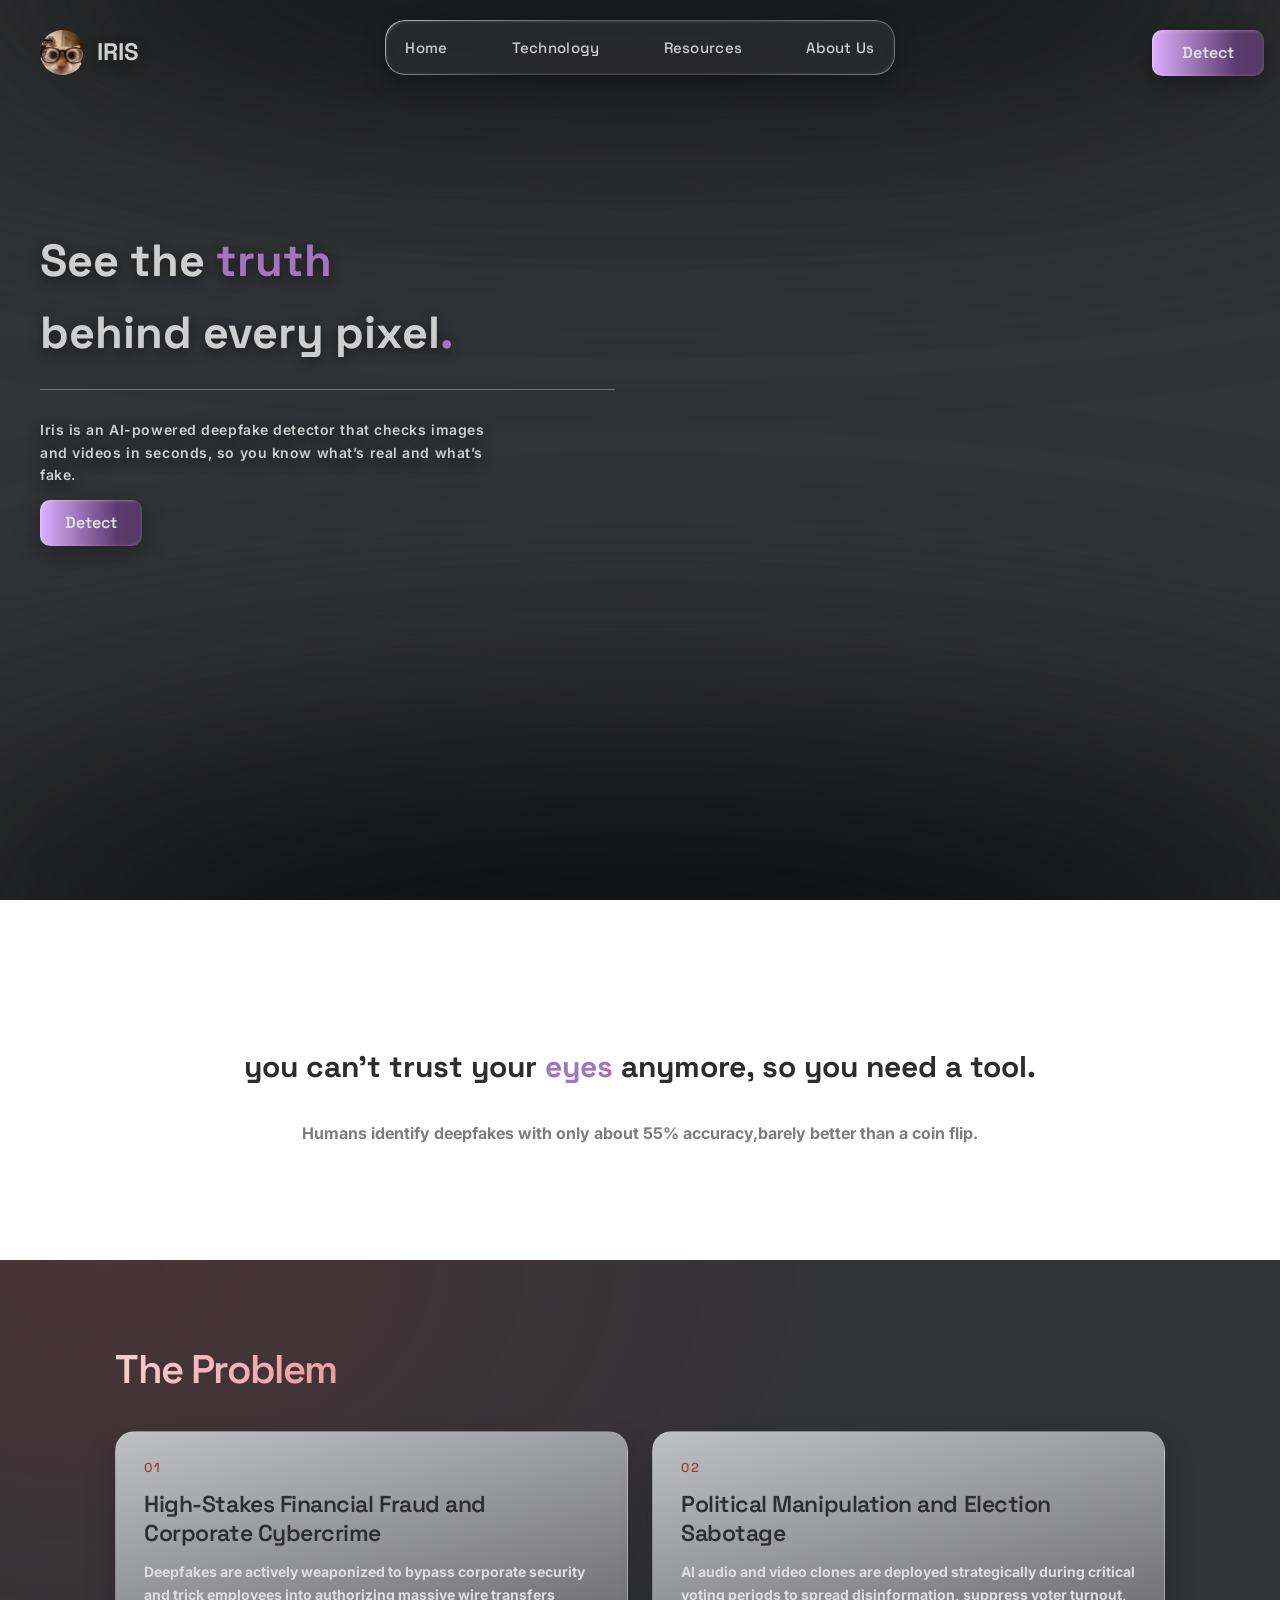
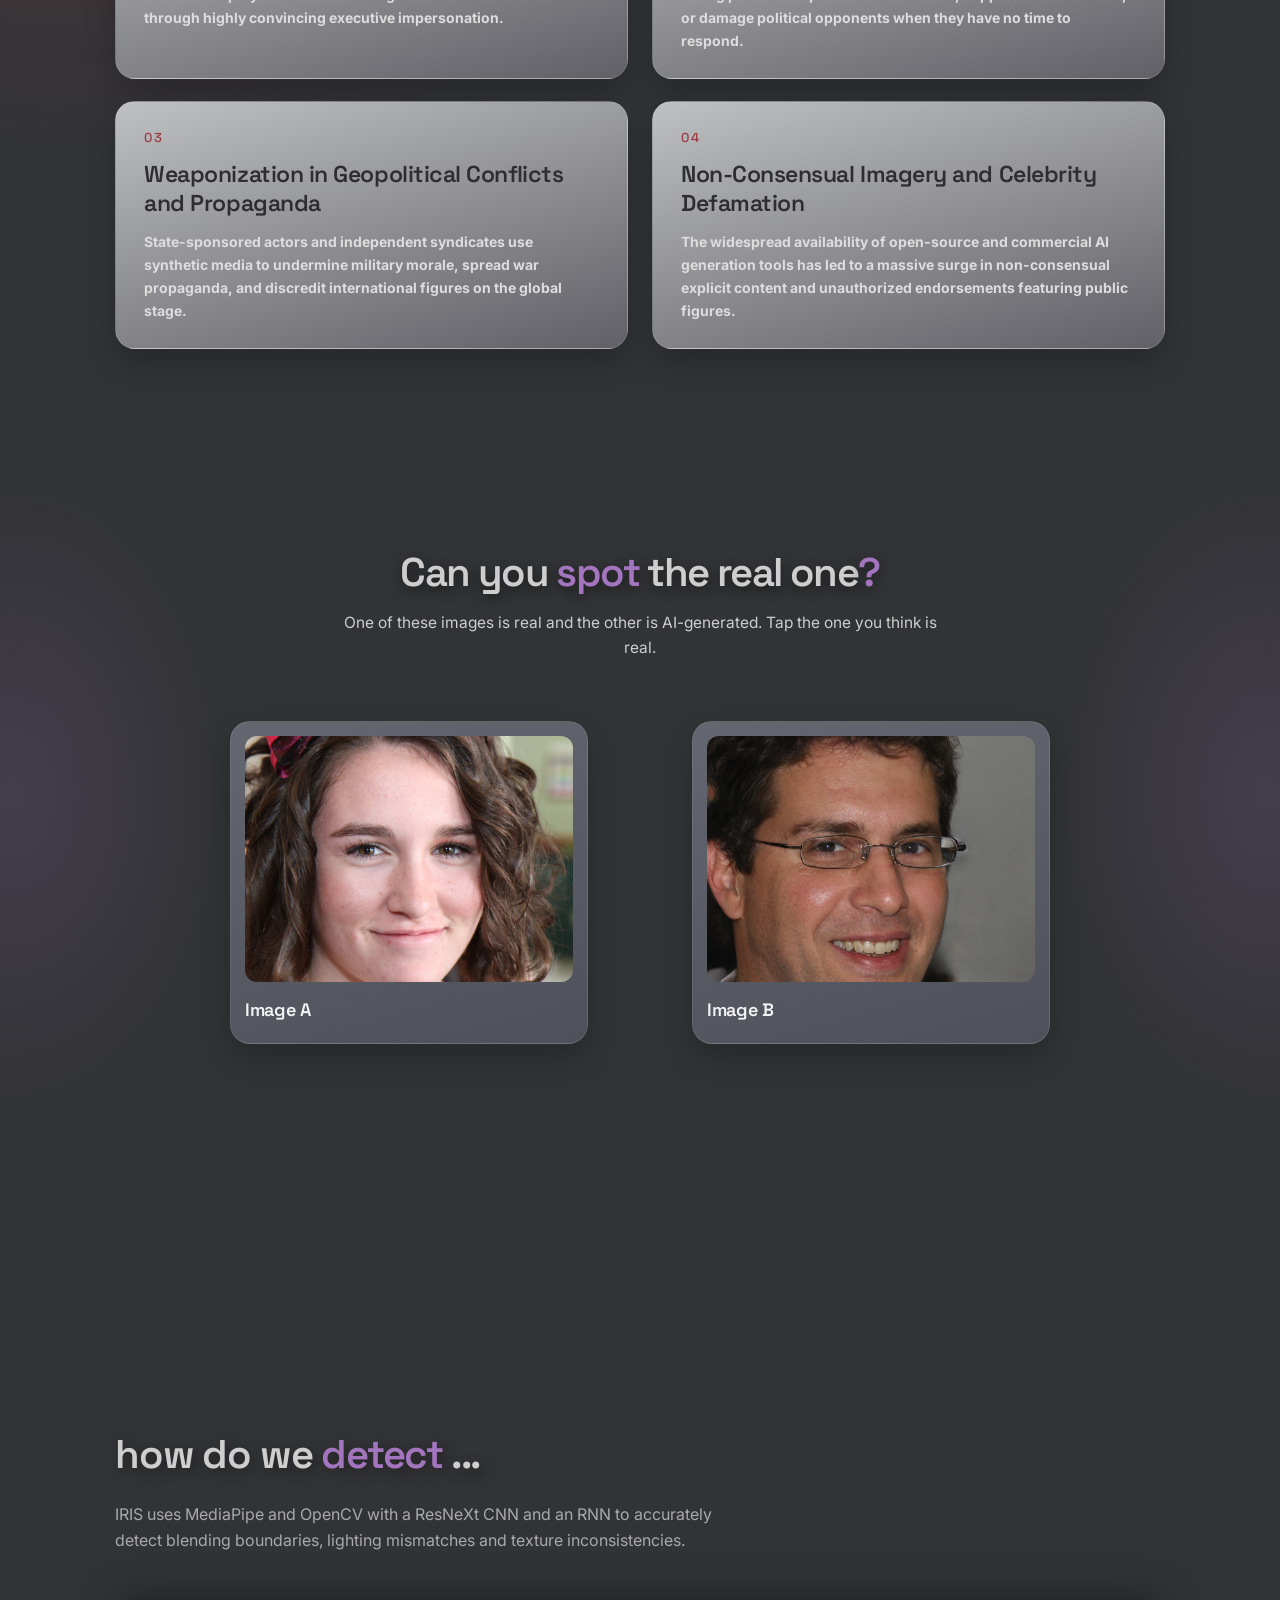
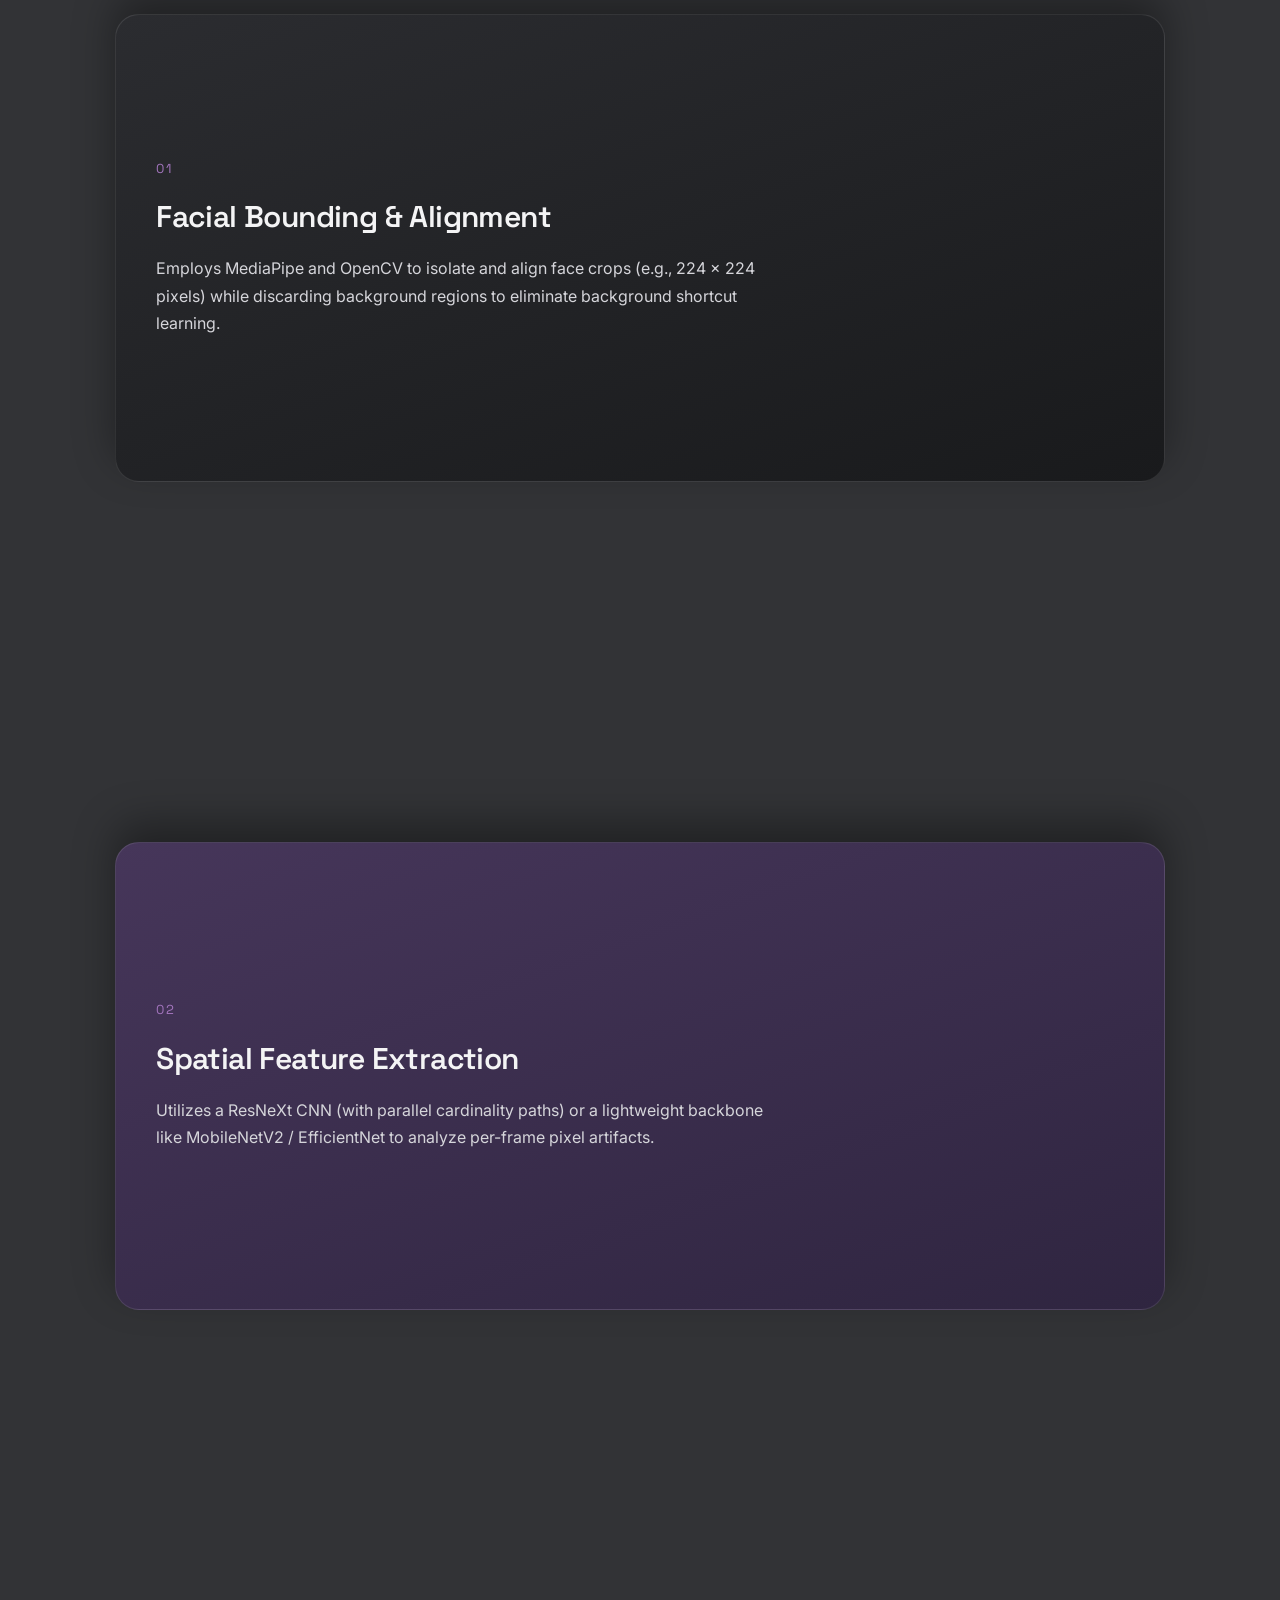
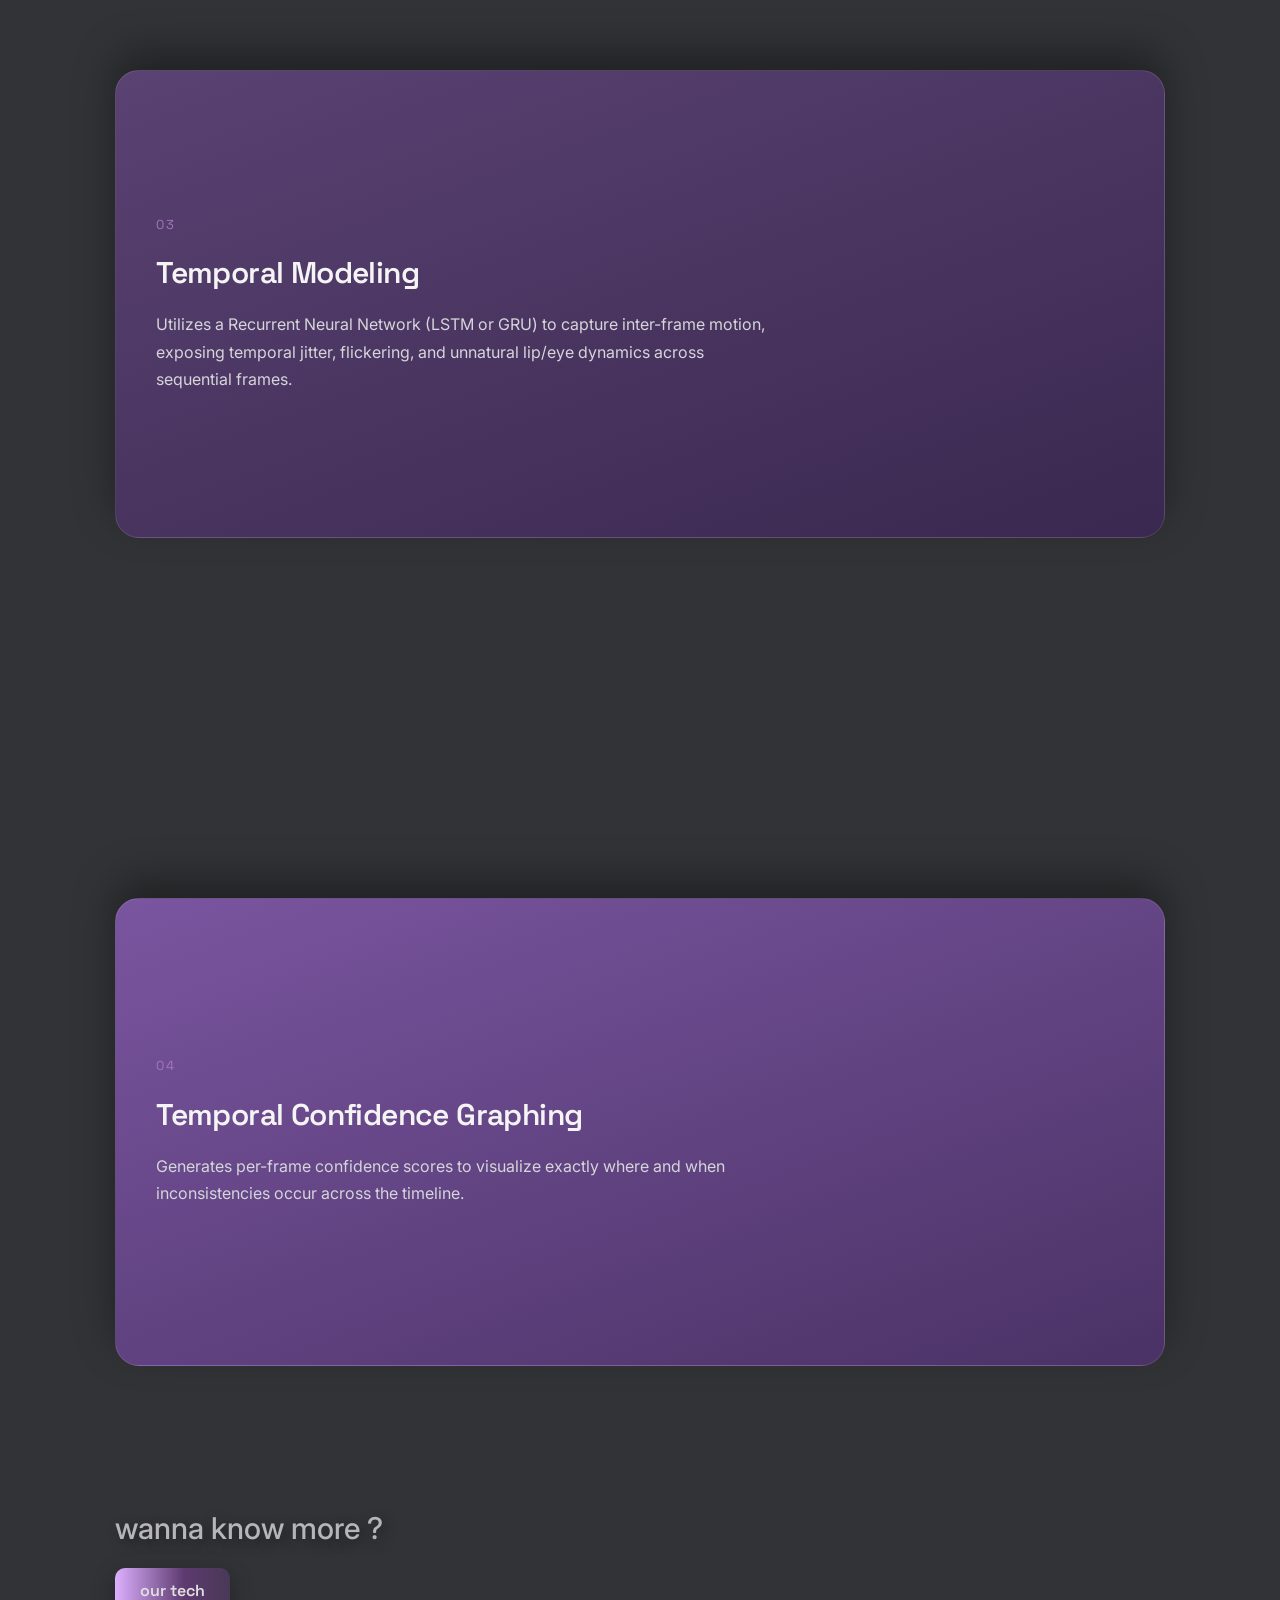
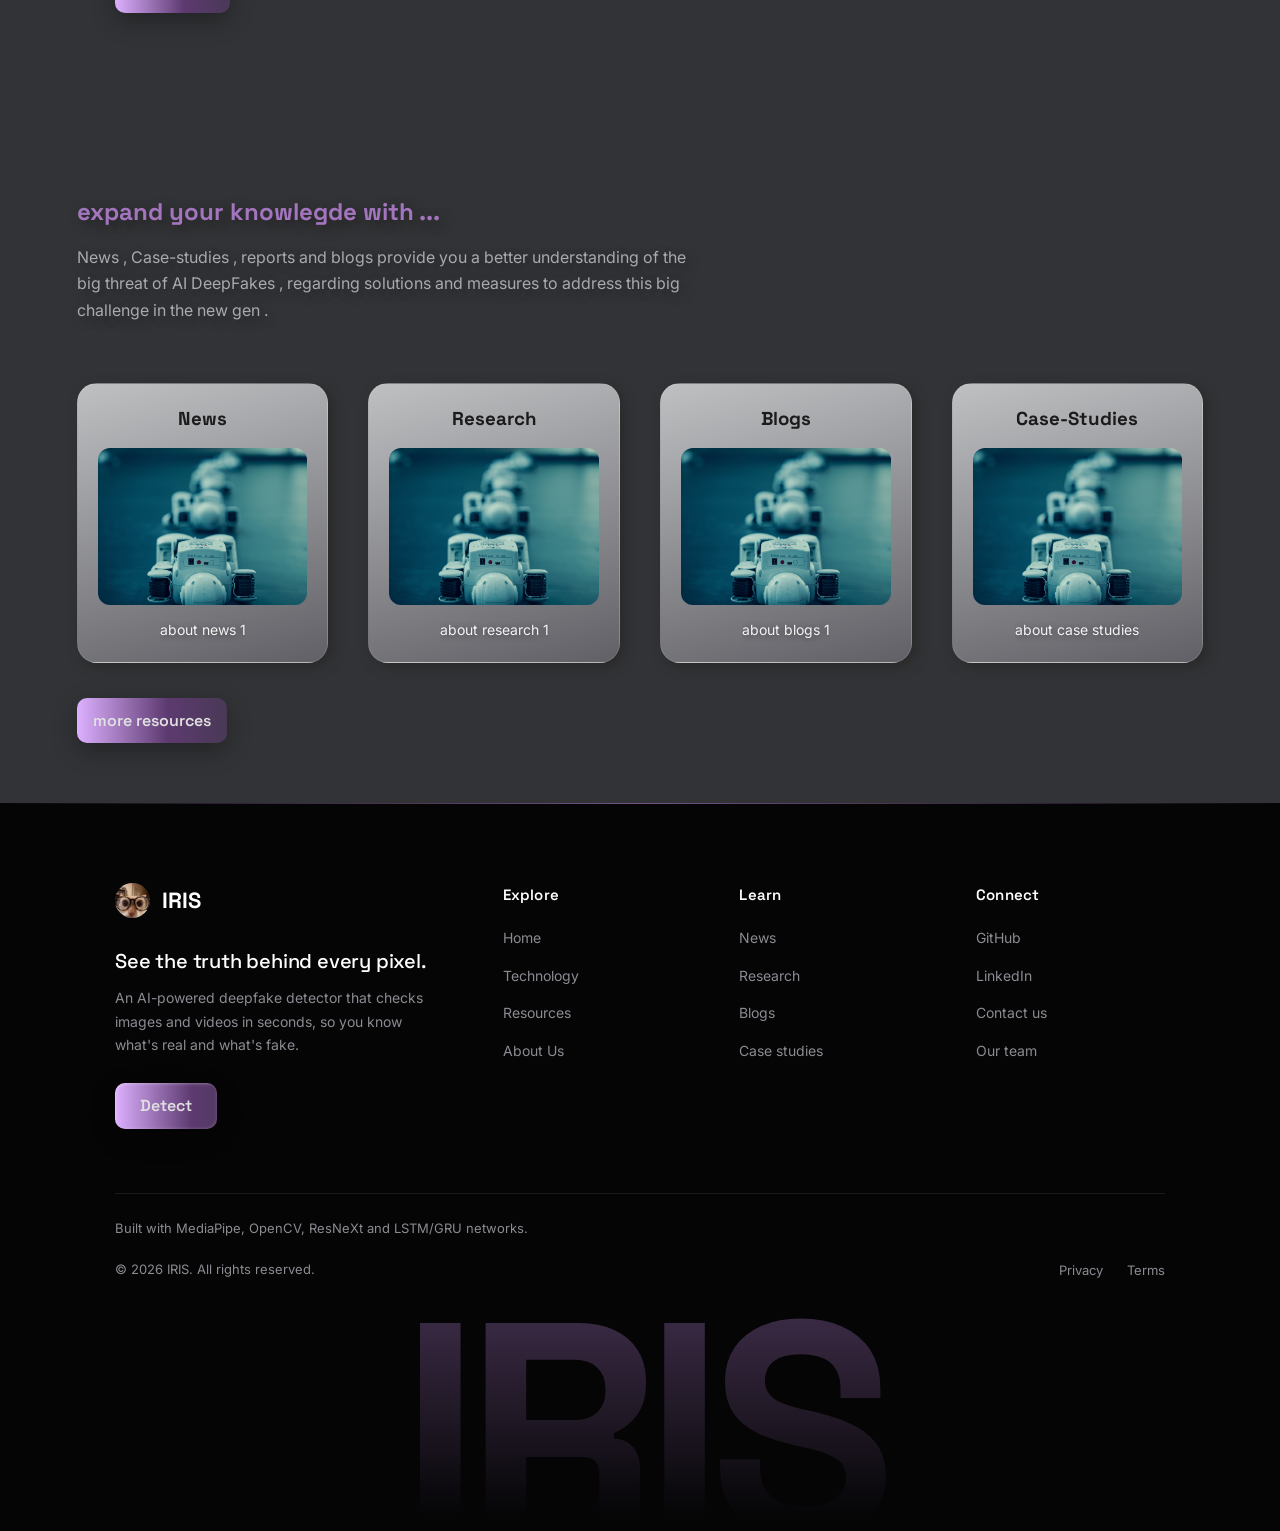
<file: frontend/index.html>
<!DOCTYPE html>
<html lang="en">
<head>
    <meta charset="UTF-8">
    <meta name="viewport" content="width=device-width, initial-scale=1.0">
    <title>IRIS - DeepFake detection system</title>
    <link rel="icon" href="./assets/images/download (4).jpg" type="image/jpeg">
    <link rel="preconnect" href="https://fonts.googleapis.com">
    <link rel="preconnect" href="https://fonts.gstatic.com" crossorigin>
    <link href="https://fonts.googleapis.com/css2?family=Inter:wght@400..700&family=Space+Grotesk:wght@400..700&display=swap" rel="stylesheet">

    <link rel="stylesheet" href="./css/styled.css">
</head>
<body>
    <main>
        <!-- Navigation -->
        <nav class="nav-links" aria-label="Main">
            <a href="index.html">Home</a>
            <a href="./pages/tech.html">Technology</a>
            <a href="./pages/resource.html">Resources</a>
            <a href="./pages/about_us.html">About Us</a>
        </nav>
        <!-- background gradient -->
        <section class="land">
            <div class="bg">
                <span class="ellipse e1"></span>
                <span class="ellipse e2"></span>
                <span class="ellipse e3"></span>
                <span class="ellipse e4"></span>
                <span class="ellipse e5"></span>
                <span class="ellipse e6"></span>
            </div>

            <div class="content">
                <!-- logo & detect button-->
                <div class="logo">
                    <a href="./index.html">
                        <img src="./assets/images/download (4).jpg" alt="IRIS Logo" width="50" height="50">
                        <h1>IRIS</h1>
                    </a>
                </div>

                <div class="cta">
                    <a href="./pages/main.html">Detect</a>
                </div>

                <header>
                    <div class="hook">
                        <h1 class="hook-head"><span class = 'line-one'>See the <span class="hook-span">truth</span></span> <span class = 'line-two'>behind every pixel<span class="hook-span">.</span></span></h1>
                        <hr>
                        <p>Iris is an AI-powered deepfake detector that checks images and videos in seconds, so you know what’s real and what’s fake.</p>
                        <a href="./pages/main.html">Detect</a>
                    </div>
                    <!-- put an image here please -->
                    <div class="images1">
                        
                    </div>
                </header>
            </div>
        </section>
        <section class = 'transition-1'>
            <h2> you can’t trust your <span>eyes</span> anymore, so you need a tool.</h2>
            <p><b>Humans identify deepfakes with only about 55% accuracy,barely better than a coin flip.</b></p>
        </section>
        <!-- problem section -->
        <article>
            <section class="problem">
                <h1 class="the-problem">The Problem</h1>
                <div class = 'problems'>
                    <h2>High-Stakes Financial Fraud and Corporate Cybercrime</h2>
                    <p><b>Deepfakes are actively weaponized to bypass corporate security and trick employees into authorizing massive wire transfers through highly convincing executive impersonation.</b></p>
                </div>
                <div class = 'problems'>
                    <h2>Political Manipulation and Election Sabotage</h2>
                    <p><b>AI audio and video clones are deployed strategically during critical voting periods to spread disinformation, suppress voter turnout, or damage political opponents when they have no time to respond.</b></p>
                </div>
                <div class = 'problems'>
                    <h2>Weaponization in Geopolitical Conflicts and Propaganda</h2>
                    <p><b>State-sponsored actors and independent syndicates use synthetic media to undermine military morale, spread war propaganda, and discredit international figures on the global stage.</b></p>
                </div>
                <div class = 'problems'>
                    <h2>Non-Consensual Imagery and Celebrity Defamation</h2>
                    <p><b>The widespread availability of open-source and commercial AI generation tools has led to a massive surge in non-consensual explicit content and unauthorized endorsements featuring public figures.</b></p>
                </div>
            </section>
            
        </article>
        <!-- quize section -->
        <section class="quiz" id="quiz" aria-labelledby="quiz-title">
                <h2 class="quiz-title" id="quiz-title">Can you <span>spot</span> the real one<span>?</span></h2>
                <p class="quiz-sub">One of these images is real and the other is AI-generated. Tap the one you think is real.</p>

                <!-- Two choices. Put data-correct="true" on the card that holds the REAL image. -->
                <div class="quiz-round" id="quiz-round">
                    <button type="button" class="quiz-card" data-correct="true">
                        <!-- replace this image with our image -->
                        <img src="./assets/images/pexels-marstion-3495966-10875411.jpg" alt="Image A">
                        <span class="quiz-label">Image A</span>
                    </button>

                    <button type="button" class="quiz-card" data-correct="false">
                        <img src="./assets/images/pexels-marstion-3495966-10875411.jpg" alt="Image B">
                        <span class="quiz-label">Image B</span>
                    </button>
                </div>

                <!-- Result panels: hidden until the user picks an image -->
                <div class="quiz-feedback quiz-feedback--correct" id="quiz-correct" role="status" hidden>
                    <h3>Correct!</h3>
                    <p>Nice eye ! IRIS detects DeepFakes with the same accuracy but way faster.</p>
                </div>

                <div class="quiz-feedback quiz-feedback--wrong" id="quiz-wrong" role="status" hidden>
                    <h3>Not quite.</h3>
                    <p>Nice try ! It's difficult for humans to detect with good accuracy . That's where IRIS comes , it detects DeepFakes with great accuracy and is as quick as flash !</p>
                </div>

                <button type="button" class="quiz-next" id="quiz-next" hidden>Try another round</button>
                <a href="./pages/main.html" hidden>Detect</a>
        </section>

        <!-- technology section -->
        <article class="tech">
            <section class="technology">
                <h2>how do we <span>detect</span> ...</h2>
                <p class="tech-intro">IRIS uses MediaPipe and OpenCV with a ResNeXt CNN and an RNN to accurately detect blending boundaries, lighting mismatches and texture inconsistencies.</p>

                <ul class="stack">
                    <li>
                        <h3>Facial Bounding &amp; Alignment</h3>
                        <p>Employs MediaPipe and OpenCV to isolate and align face crops (e.g., 224 × 224 pixels) while discarding background regions to eliminate background shortcut learning.</p>
                    </li>
                    <li>
                        <h3>Spatial Feature Extraction</h3>
                        <p>Utilizes a ResNeXt CNN (with parallel cardinality paths) or a lightweight backbone like MobileNetV2 / EfficientNet to analyze per-frame pixel artifacts.</p>
                    </li>
                    <li>
                        <h3>Temporal Modeling</h3>
                        <p>Utilizes a Recurrent Neural Network (LSTM or GRU) to capture inter-frame motion, exposing temporal jitter, flickering, and unnatural lip/eye dynamics across sequential frames.</p>
                    </li>
                    <li>
                        <h3>Temporal Confidence Graphing</h3>
                        <p>Generates per-frame confidence scores to visualize exactly where and when inconsistencies occur across the timeline.</p>
                    </li>
                </ul>

                <p class="tech-more">wanna know more ?</p>
                <a class="tech-link" href="./pages/tech.html">our tech</a>
            </section>
        </article>
        <!-- resource section -->
        <article class = "resources-section">
            <h1>expand your knowlegde with ...</h1>
            <p class="desc">News , Case-studies , reports and blogs provide you a better understanding of the big threat of AI DeepFakes , regarding solutions and measures to address this big challenge in the new gen .</p>
            <div class="resources">
                    <ul class="resource-card">
                        <li>
                            <h3>news</h3>
                            <a href="./pages/resource.html#news"><img src="./assets/images/pexels-marstion-3495966-10875411.jpg" alt="News image" width="200" height="345"></a>
                            <p>about news 1</p>
                        </li>
                    </ul>
                    <ul class="resource-card">
                        <li>
                            <h3>research</h3>
                            <a href="./pages/resource.html#research"><img src="./assets/images/pexels-marstion-3495966-10875411.jpg" alt="Research image" width="200" height="345"></a>
                            <p>about research 1</p>
                        </li>
                    </ul>
                    <ul class="resource-card">
                        <li>
                            <h3>blogs</h3>
                            <a href="./pages/resource.html#blogs"><img src="./assets/images/pexels-marstion-3495966-10875411.jpg" alt="Blogs image" width="200" height="345"></a>
                            <p>about blogs 1</p>
                        </li>
                    </ul>
                    <ul class="resource-card">
                        <li>
                            <h3>case-studies</h3>
                            <a href="./pages/resource.html#case-studies"><img src="./assets/images/pexels-marstion-3495966-10875411.jpg" alt="Case studies image" width="200" height="345"></a>
                            <p>about case studies</p>
                        </li>
                    </ul>
            </div>
                <a href="./pages/resource.html" class="mr">more resources</a>
        </article>
    <!-- footer section  -->
    <footer class="site-footer">
        <div class="footer-inner">
            <!-- logo and description -->
            <div class="footer-top">
                <div class="footer-brand">
                    <a class="footer-logo" href="./index.html" aria-label="IRIS home">
                        <img src="./assets/images/download (4).jpg" alt="" width="35" height="35">
                        <span>IRIS</span>
                    </a>
                    <p class="footer-tagline">See the truth behind every pixel.</p>
                    <p class="footer-about">An AI-powered deepfake detector that checks images and videos in seconds, so you know what's real and what's fake.</p>
                    <a class="footer-cta" href="./pages/main.html">Detect</a>
                </div>
                <!-- links -->
                <nav class="footer-col" aria-label="Footer navigation">
                    <h2>Explore</h2>
                    <ul>
                        <li><a href="./index.html">Home</a></li>
                        <li><a href="./pages/tech.html">Technology</a></li>
                        <li><a href="./pages/resource.html">Resources</a></li>
                        <li><a href="./pages/about_us.html">About Us</a></li>
                    </ul>
                </nav>
                <!-- please link them with the resource section's sub sections directly -->
                <nav class="footer-col" aria-label="Footer resources">
                    <h2>Learn</h2>
                    <ul>
                        <li><a href="./pages/resource.html#news">News</a></li>
                        <li><a href="./pages/resource.html#research">Research</a></li>
                        <li><a href="./pages/resource.html#blogs">Blogs</a></li>
                        <li><a href="./pages/resource.html#case-studies">Case studies</a></li>
                    </ul>
                </nav>
                <!-- socials link -->
                <div class="footer-col">
                    <h2>Connect</h2>
                    <ul>
                        <li><a href="#">GitHub</a></li>
                        <li><a href="#">LinkedIn</a></li>
                        <li><a href="./pages/about_us.html">Contact us</a></li>
                        <li><a href="./pages/about_us.html">Our team</a></li>
                    </ul>
                </div>
            </div>
    
            <p class="footer-stack">Built with MediaPipe, OpenCV, ResNeXt and LSTM/GRU networks.</p>
    
            <div class="footer-bottom">
                <p>&copy; 2026 IRIS. All rights reserved.</p>
                <ul>
                    <li><a href="#">Privacy</a></li>
                    <li><a href="#">Terms</a></li>
                </ul>
            </div>
    
            <div class="footer-wordmark" aria-hidden="true">IRIS</div>
        </div>
    </footer>

    <script src="./js/quiz.js"></script>
    <script src="./js/app.js"></script>
</body>
</html>
</file>
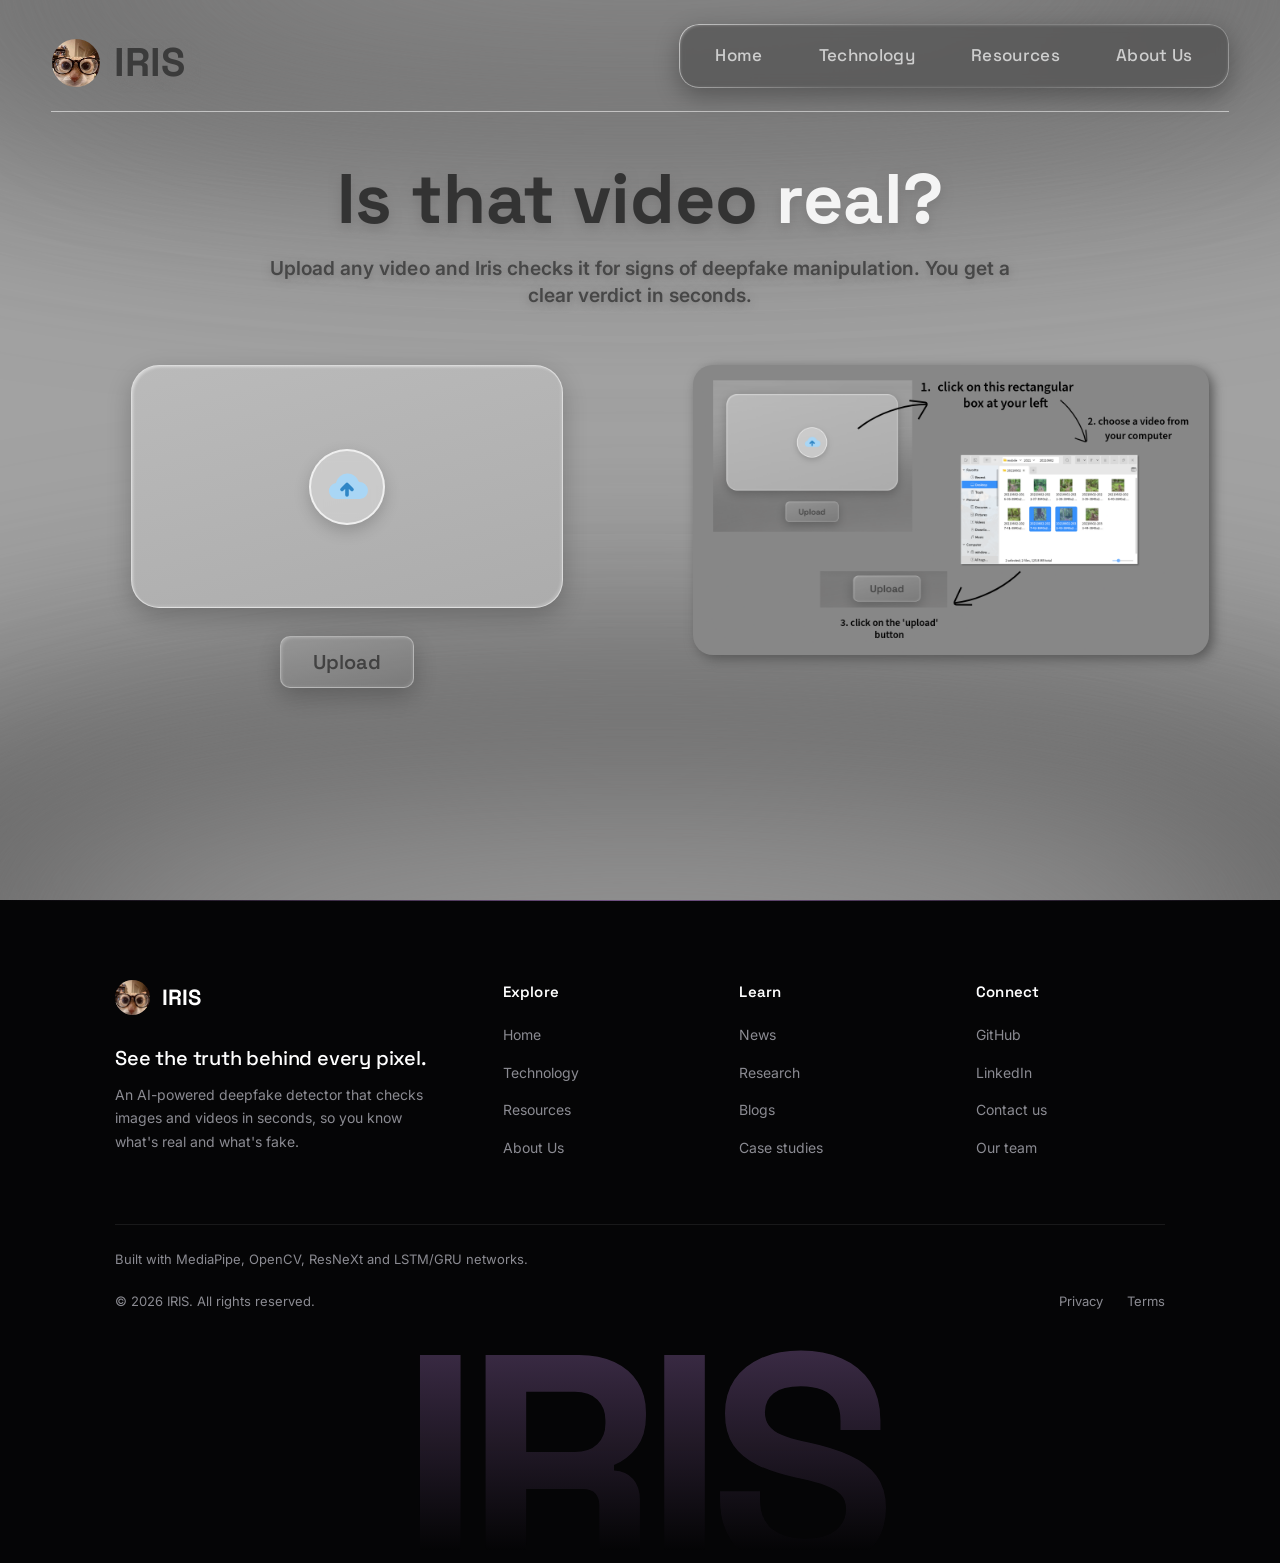
<file: frontend/pages/main.html>
<!DOCTYPE html>
<!-- this is the page where we'll allow user to post their media and get results -->
<html lang="en">
<head>
    <meta charset="UTF-8">
    <meta name="viewport" content="width=device-width, initial-scale=1.0">
    <title>IRIS - Detect DeepFakes</title>
    <link rel="icon" href="../assets/images/download (4).jpg" type="image/jpeg">
    <link rel="preconnect" href="https://fonts.googleapis.com">
    <link rel="preconnect" href="https://fonts.gstatic.com" crossorigin>
    <link href="https://fonts.googleapis.com/css2?family=Inter:wght@400..700&family=Space+Grotesk:wght@400..700&display=swap" rel="stylesheet">
    <link rel="stylesheet" href="../css/styled.css">
</head>
<body>
    <main>
        <!-- navigation -->
        <nav class="nav-links nav-right" aria-label="Main">
            <a href="../index.html">Home</a>
            <a href="./tech.html">Technology</a>
            <a href="./resource.html">Resources</a>
            <a href="./about_us.html">About Us</a>
        </nav>

        <section class="main-hero">
            <!-- background gradient -->
            <div class="bg">
                <span class="ellipse e1"></span>
                <span class="ellipse e2"></span>
                <span class="ellipse e3"></span>
                <span class="ellipse e4"></span>
                <span class="ellipse e5"></span>
                <span class="ellipse e6"></span>
            </div>

            <!-- logo -->
            <div class="content">
                <div class="logo">
                    <a href="../index.html">
                        <img src="../assets/images/download (4).jpg" alt="IRIS Logo" width="72" height="72">
                        <span>IRIS</span>
                    </a>
                </div>
                <hr class="main-rule">

                <header class="main-intro">
                    <h1>Is that video <span>real?</span></h1>
                    <p>Upload any video and Iris checks it for signs of deepfake manipulation. You get a clear verdict in seconds.</p>
                </header>

                <!-- upload section -->
                <div class="main-upload">
                    <form class="upload-col" id="upload-form">
                        <label class="dropzone" id="dropzone">
                            <input type="file" id="video" name="video" accept="video/*" aria-label="Choose a video to upload">
                            <span class="upload-icon" aria-hidden="true">
                                <svg viewBox="0 0 24 24">
                                    <path d="M7 18a4 4 0 0 1-.6-7.96A6 6 0 0 1 18 9.5a4.25 4.25 0 0 1 .5 8.5H7z" fill="#a9d6f5"/>
                                    <path d="M12 16v-5M9.5 13.2 12 10.7l2.5 2.5" fill="none" stroke="#2f86c6" stroke-width="1.8" stroke-linecap="round" stroke-linejoin="round"/>
                                </svg>
                            </span>
                            <span class="file-name" id="file-name"></span>
                        </label>
                        <button type="submit" class="upload-btn" id="upload-btn" disabled>Upload</button>
                    </form>

                        <img class = "howto-card" , src = "../assets/images/screenshot1.png" , alt = "screenshot on how to upload" , height="290" >
                </div>
            </div>
        </section>

        <!-- result section : hidden -->
        <section class="results" id="results" aria-labelledby="results-title" hidden>
            <h2 class="results-title" id="results-title">Results</h2>
            <div class="results-grid">
                <p id="verdict">Extracting frames and analyzing facial features...</p>
                <p id="confidence-graph">Waiting for model scores...</p>
            </div>

            <!-- User choice to generate verification poster -->
            <div id="poster-prompt" hidden style="margin-top: 24px; padding: 20px; border-radius: 12px; background: rgba(255, 255, 255, 0.06); border: 1px solid rgba(255, 255, 255, 0.14); text-align: center;">
                <p style="margin-bottom: 14px; font-size: 1.05rem;">Do you want to generate a verification poster (with first frame, QR code, and result)?</p>
                <div style="display: flex; gap: 12px; justify-content: center; flex-wrap: wrap;">
                    <button type="button" class="upload-btn" id="btn-generate-poster">Yes, Generate Poster</button>
                    <button type="button" class="upload-btn" id="btn-skip-poster" style="background: transparent; border: 1px solid rgba(255, 255, 255, 0.35);">No, Thanks</button>
                </div>
                <p id="poster-status" style="margin-top: 10px; font-size: 0.9rem; color: #a9a9ae;"></p>
            </div>
        </section>
    </main>

    <!-- footer section -->
    <footer class="site-footer">
        <div class="footer-inner">
            <div class="footer-top">
                <div class="footer-brand">
                    <a class="footer-logo" href="../index.html" aria-label="IRIS home">
                        <img src="../assets/images/download (4).jpg" alt="" width="35" height="35">
                        <span>IRIS</span>
                    </a>
                    <p class="footer-tagline">See the truth behind every pixel.</p>
                    <p class="footer-about">An AI-powered deepfake detector that checks images and videos in seconds, so you know what's real and what's fake.</p>
                </div>

                <nav class="footer-col" aria-label="Footer navigation">
                    <h2>Explore</h2>
                    <ul>
                        <li><a href="../index.html">Home</a></li>
                        <li><a href="./tech.html">Technology</a></li>
                        <li><a href="./resource.html">Resources</a></li>
                        <li><a href="./about_us.html">About Us</a></li>
                    </ul>
                </nav>

                <nav class="footer-col" aria-label="Footer resources">
                    <h2>Learn</h2>
                    <ul>
                        <li><a href="./resource.html#news">News</a></li>
                        <li><a href="./resource.html#research">Research</a></li>
                        <li><a href="./resource.html#blogs">Blogs</a></li>
                        <li><a href="./resource.html#case-studies">Case studies</a></li>
                    </ul>
                </nav>

                <div class="footer-col">
                    <h2>Connect</h2>
                    <ul>
                        <li><a href="#">GitHub</a></li>
                        <li><a href="#">LinkedIn</a></li>
                        <li><a href="./about_us.html">Contact us</a></li>
                        <li><a href="./about_us.html">Our team</a></li>
                    </ul>
                </div>
            </div>

            <p class="footer-stack">Built with MediaPipe, OpenCV, ResNeXt and LSTM/GRU networks.</p>

            <div class="footer-bottom">
                <p>&copy; 2026 IRIS. All rights reserved.</p>
                <ul>
                    <li><a href="#">Privacy</a></li>
                    <li><a href="#">Terms</a></li>
                </ul>
            </div>

            <div class="footer-wordmark" aria-hidden="true">IRIS</div>
        </div>
    </footer>

    <script src="../js/app.js"></script>
</body>
</html>
</file>
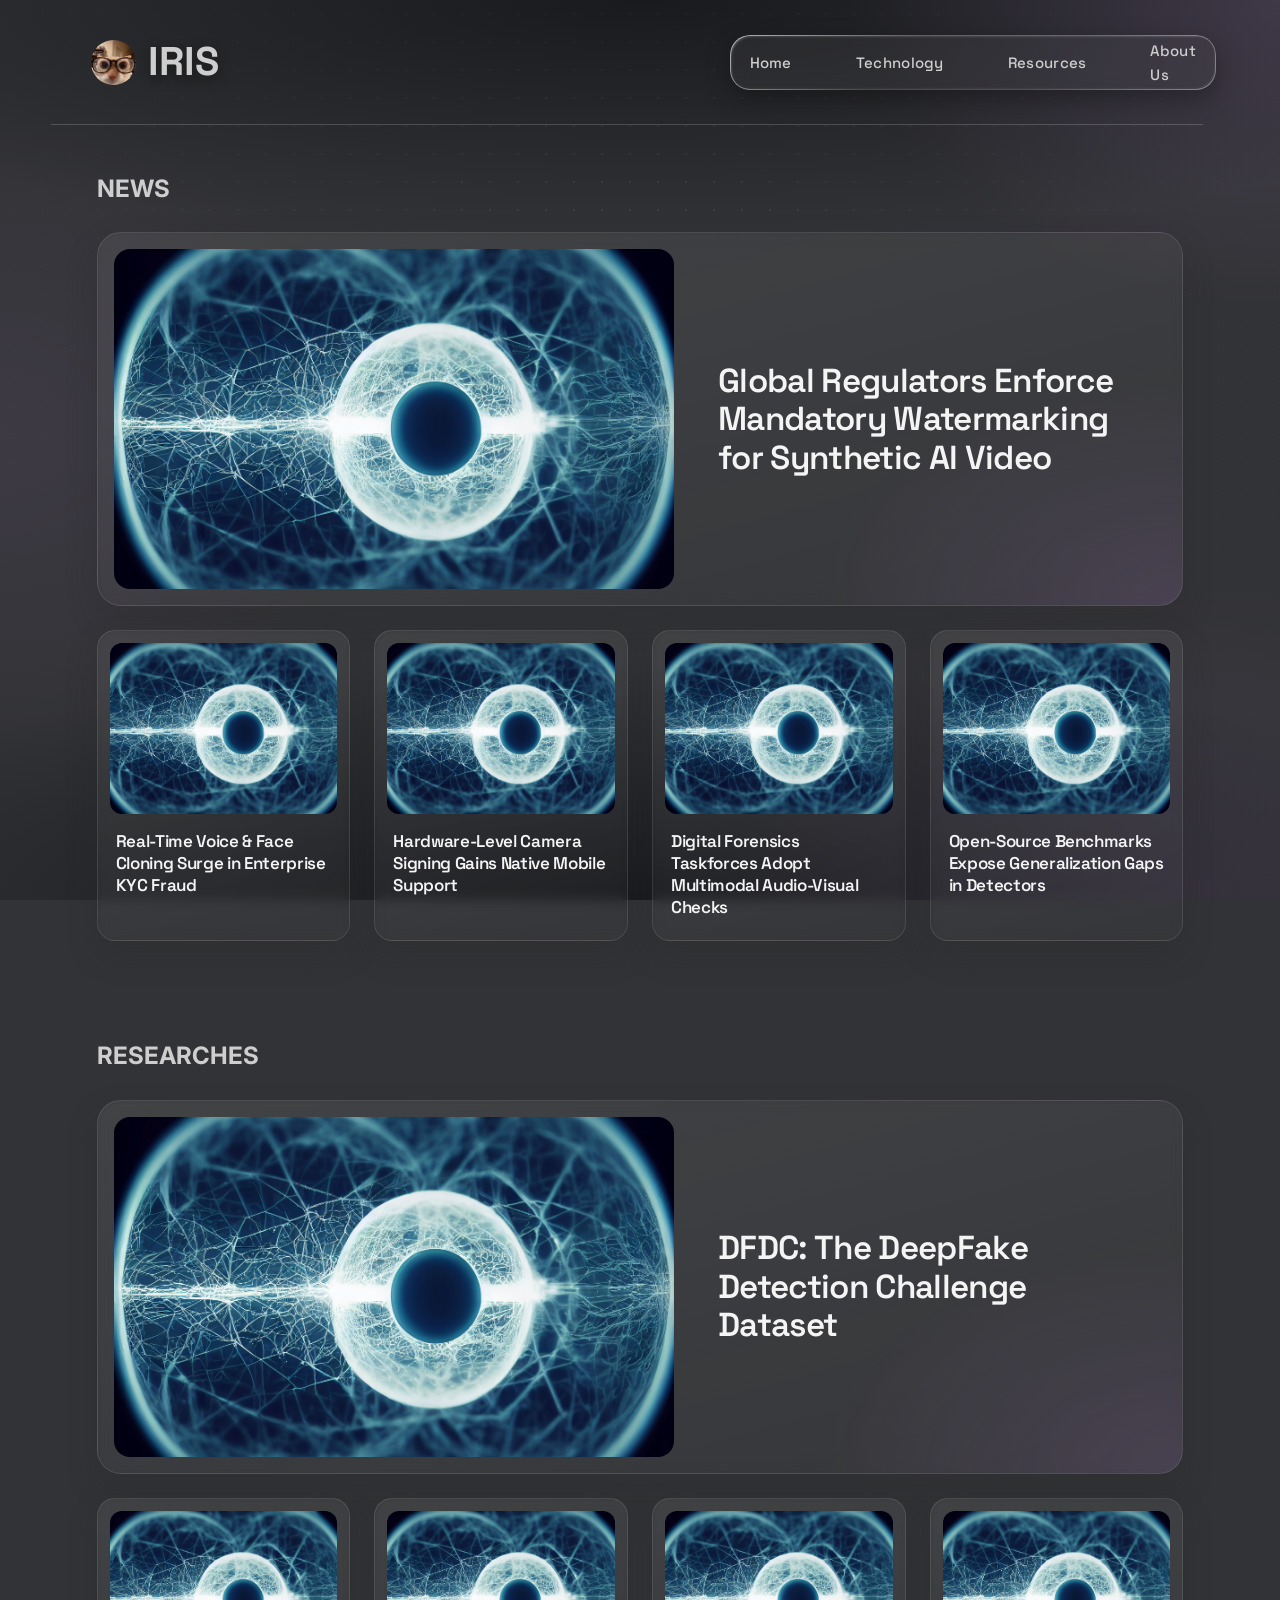
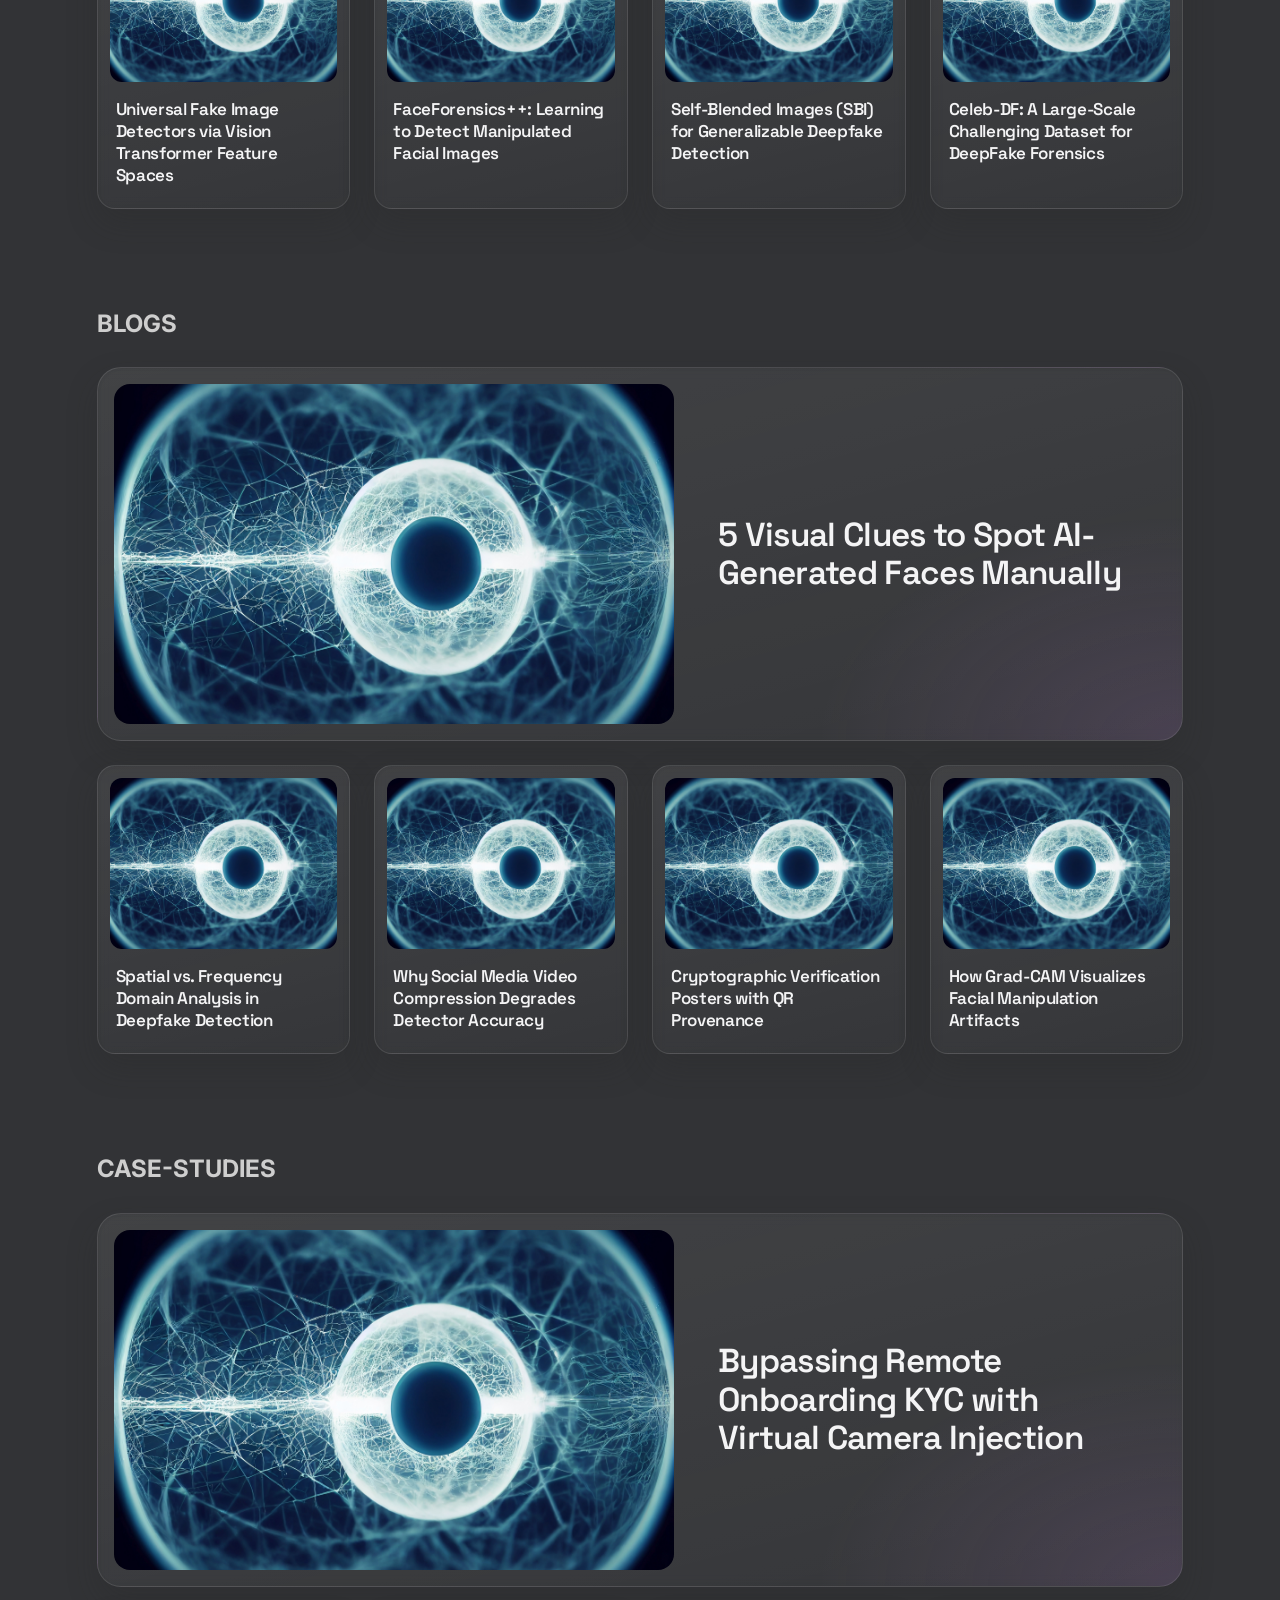
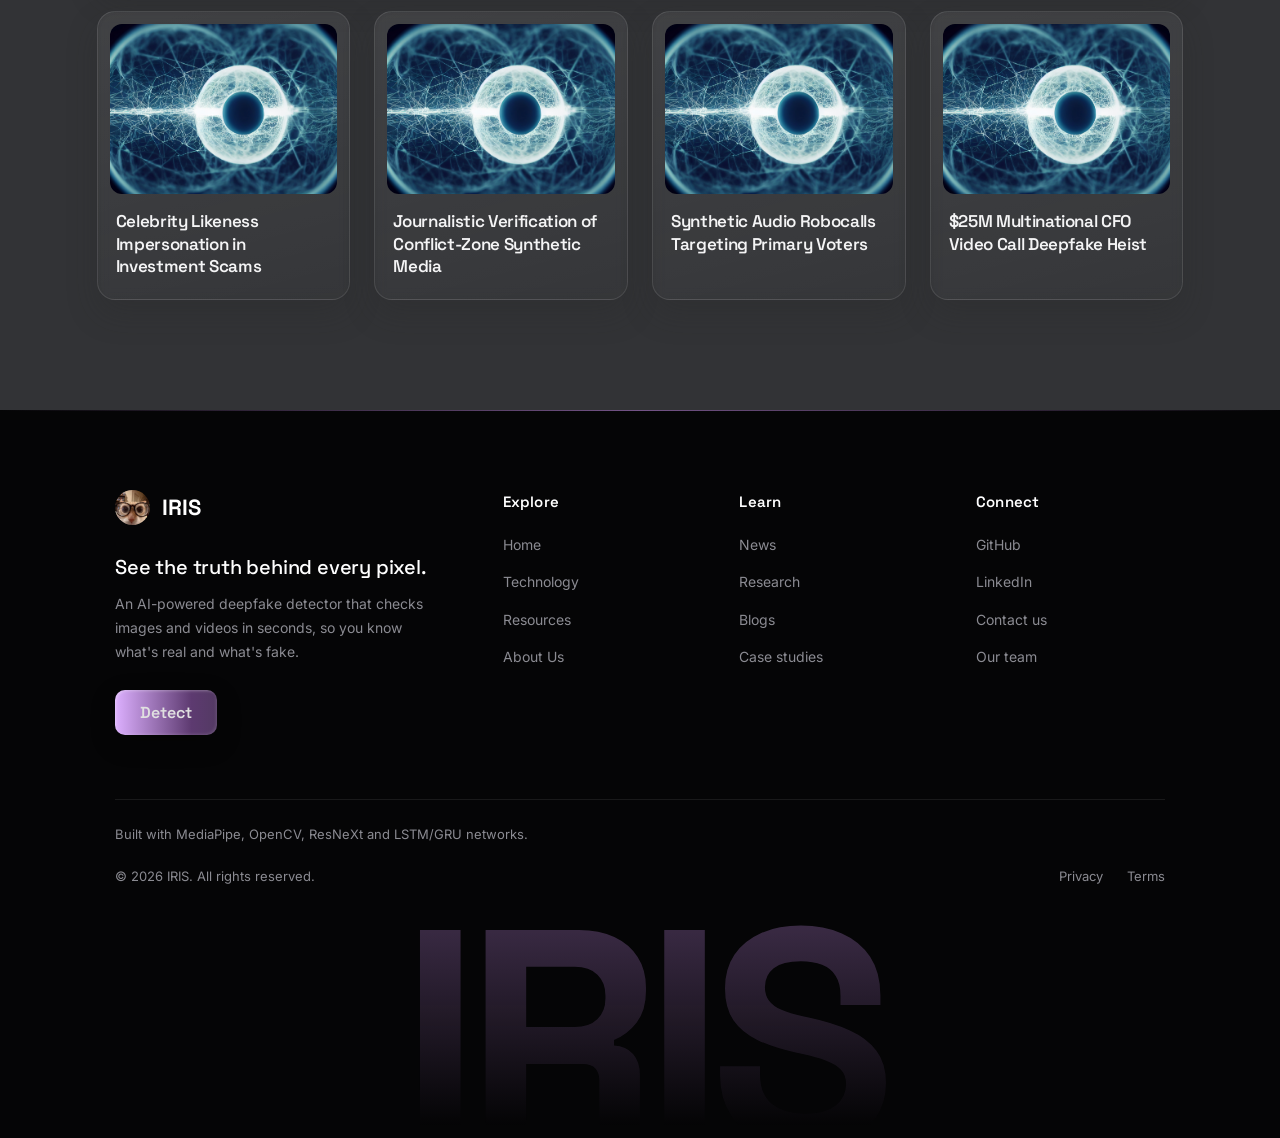
<file: frontend/pages/resource.html>
<!DOCTYPE html>
<html lang="en">
<head>
    <meta charset="UTF-8">
    <meta name="viewport" content="width=device-width, initial-scale=1.0">
    <title>IRIS - Resources</title>
    <link rel="icon" href="../assets/images/download (4).jpg" type="image/jpeg">
    <link rel="preconnect" href="https://fonts.googleapis.com">
    <link rel="preconnect" href="https://fonts.gstatic.com" crossorigin>
    <link href="https://fonts.googleapis.com/css2?family=Inter:wght@400..700&family=Space+Grotesk:wght@400..700&display=swap" rel="stylesheet">
    <link rel="stylesheet" href="../css/styled.css">
</head>
<body>
    <!-- navigation -->
    <main class="rs">
        <nav class="resource-nav-links" aria-label="Main">
            <a href="../index.html">Home</a>
            <a href="./tech.html">Technology</a>
            <a href="./resource.html">Resources</a>
            <a href="./about_us.html">About Us</a>
        </nav>

        <!-- logo -->
        <header class="logo">
            <a href="../index.html">
                <img src="../assets/images/download (4).jpg" alt="IRIS logo" width="72" height="72">
                <span>IRIS</span>
            </a>
            <hr>
        </header>

        <article class="resource-sect">
            <!-- news -->
            <section class="news-sect" id="news">
                <div class="sect-discreption">
                    <h2>NEWS</h2>
                </div>
                <div class="main-card">
                    <img src="../assets/images/pexels-merlin-14314636.jpg" alt="News image" width="240" height="150">
                    <a href="#">About news 1</a>
                </div>
                <div class="secondary-cards">
                    <img src="../assets/images/pexels-merlin-14314636.jpg" alt="News image" width="160" height="160">
                    <a href="#">About news 2</a>
                </div>
                <div class="secondary-cards">
                    <img src="../assets/images/pexels-merlin-14314636.jpg" alt="News image" width="160" height="160">
                    <a href="#">About news 3</a>
                </div>
                <div class="secondary-cards">
                    <img src="../assets/images/pexels-merlin-14314636.jpg" alt="News image" width="160" height="160">
                    <a href="#">About news 4</a>
                </div>
                <div class="secondary-cards">
                    <img src="../assets/images/pexels-merlin-14314636.jpg" alt="News image" width="160" height="160">
                    <a href="#">About news 5</a>
                </div>
            </section>

            <!-- research -->
            <section class="research-sect" id="research">
                <div class="sect-discreption">
                    <h2>RESEARCHES</h2>
                </div>
                <div class="main-card">
                    <img src="../assets/images/pexels-merlin-14314636.jpg" alt="Research image" width="240" height="150">
                    <a href="#">About research 1</a>
                </div>
                <div class="secondary-cards">
                    <img src="../assets/images/pexels-merlin-14314636.jpg" alt="Research image" width="160" height="160">
                    <a href="#">About research 2</a>
                </div>
                <div class="secondary-cards">
                    <img src="../assets/images/pexels-merlin-14314636.jpg" alt="Research image" width="160" height="160">
                    <a href="#">About research 3</a>
                </div>
                <div class="secondary-cards">
                    <img src="../assets/images/pexels-merlin-14314636.jpg" alt="Research image" width="160" height="160">
                    <a href="#">About research 4</a>
                </div>
                <div class="secondary-cards">
                    <img src="../assets/images/pexels-merlin-14314636.jpg" alt="Research image" width="160" height="160">
                    <a href="#">About research 5</a>
                </div>
            </section>

            <!-- blogs -->
            <section class="blogs-sect" id="blogs">
                <div class="sect-discreption">
                    <h2>BLOGS</h2>
                </div>
                <div class="main-card">
                    <img src="../assets/images/pexels-merlin-14314636.jpg" alt="Blogs image" width="240" height="150">
                    <a href="#">About blogs 1</a>
                </div>
                <div class="secondary-cards">
                    <img src="../assets/images/pexels-merlin-14314636.jpg" alt="Blogs image" width="160" height="160">
                    <a href="#">About blogs 2</a>
                </div>
                <div class="secondary-cards">
                    <img src="../assets/images/pexels-merlin-14314636.jpg" alt="Blogs image" width="160" height="160">
                    <a href="#">About blogs 3</a>
                </div>
                <div class="secondary-cards">
                    <img src="../assets/images/pexels-merlin-14314636.jpg" alt="Blogs image" width="160" height="160">
                    <a href="#">About blogs 4</a>
                </div>
                <div class="secondary-cards">
                    <img src="../assets/images/pexels-merlin-14314636.jpg" alt="Blogs image" width="160" height="160">
                    <a href="#">About blogs 5</a>
                </div>
            </section>

            <!-- case studies -->
            <section class="cs-sect" id="case-studies">
                <div class="sect-discreption">
                    <h2>CASE-STUDIES</h2>
                </div>
                <div class="main-card">
                    <img src="../assets/images/pexels-merlin-14314636.jpg" alt="Case study image" width="240" height="150">
                    <a href="#">About case-study 1</a>
                </div>
                <div class="secondary-cards">
                    <img src="../assets/images/pexels-merlin-14314636.jpg" alt="Case study image" width="160" height="160">
                    <a href="#">About case-study 2</a>
                </div>
                <div class="secondary-cards">
                    <img src="../assets/images/pexels-merlin-14314636.jpg" alt="Case study image" width="160" height="160">
                    <a href="#">About case-study 3</a>
                </div>
                <div class="secondary-cards">
                    <img src="../assets/images/pexels-merlin-14314636.jpg" alt="Case study image" width="160" height="160">
                    <a href="#">About case-study 4</a>
                </div>
                <div class="secondary-cards">
                    <img src="../assets/images/pexels-merlin-14314636.jpg" alt="Case study image" width="160" height="160">
                    <a href="#">About case-study 5</a>
                </div>
            </section>
        </article>
    </main>

    <!-- footer section -->
    <footer class="resource-footer">
        <div class="footer-inner">
            <div class="footer-top">
                <div class="footer-brand">
                    <a class="footer-logo" href="../index.html" aria-label="IRIS home">
                        <img src="../assets/images/download (4).jpg" alt="" width="35" height="35">
                        <span>IRIS</span>
                    </a>
                    <p class="footer-tagline">See the truth behind every pixel.</p>
                    <p class="footer-about">An AI-powered deepfake detector that checks images and videos in seconds, so you know what's real and what's fake.</p>
                    <a class="footer-cta" href="./main.html">Detect</a>
                </div>

                <nav class="footer-col" aria-label="Footer navigation">
                    <h2>Explore</h2>
                    <ul>
                        <li><a href="../index.html">Home</a></li>
                        <li><a href="./tech.html">Technology</a></li>
                        <li><a href="./resource.html">Resources</a></li>
                        <li><a href="./about_us.html">About Us</a></li>
                    </ul>
                </nav>

                <nav class="footer-col" aria-label="Footer resources">
                    <h2>Learn</h2>
                    <ul>
                        <li><a href="#news">News</a></li>
                        <li><a href="#research">Research</a></li>
                        <li><a href="#blogs">Blogs</a></li>
                        <li><a href="#case-studies">Case studies</a></li>
                    </ul>
                </nav>

                <div class="footer-col">
                    <h2>Connect</h2>
                    <ul>
                        <li><a href="#">GitHub</a></li>
                        <li><a href="#">LinkedIn</a></li>
                        <li><a href="./about_us.html">Contact us</a></li>
                        <li><a href="./about_us.html">Our team</a></li>
                    </ul>
                </div>
            </div>

            <p class="footer-stack">Built with MediaPipe, OpenCV, ResNeXt and LSTM/GRU networks.</p>

            <div class="footer-bottom">
                <p>&copy; 2026 IRIS. All rights reserved.</p>
                <ul>
                    <li><a href="#">Privacy</a></li>
                    <li><a href="#">Terms</a></li>
                </ul>
            </div>

            <div class="footer-wordmark" aria-hidden="true">IRIS</div>
        </div>
    </footer>

    <script src="../js/app.js"></script>
    <script src="../js/resource.js"></script>
</body>
</html>
</file>
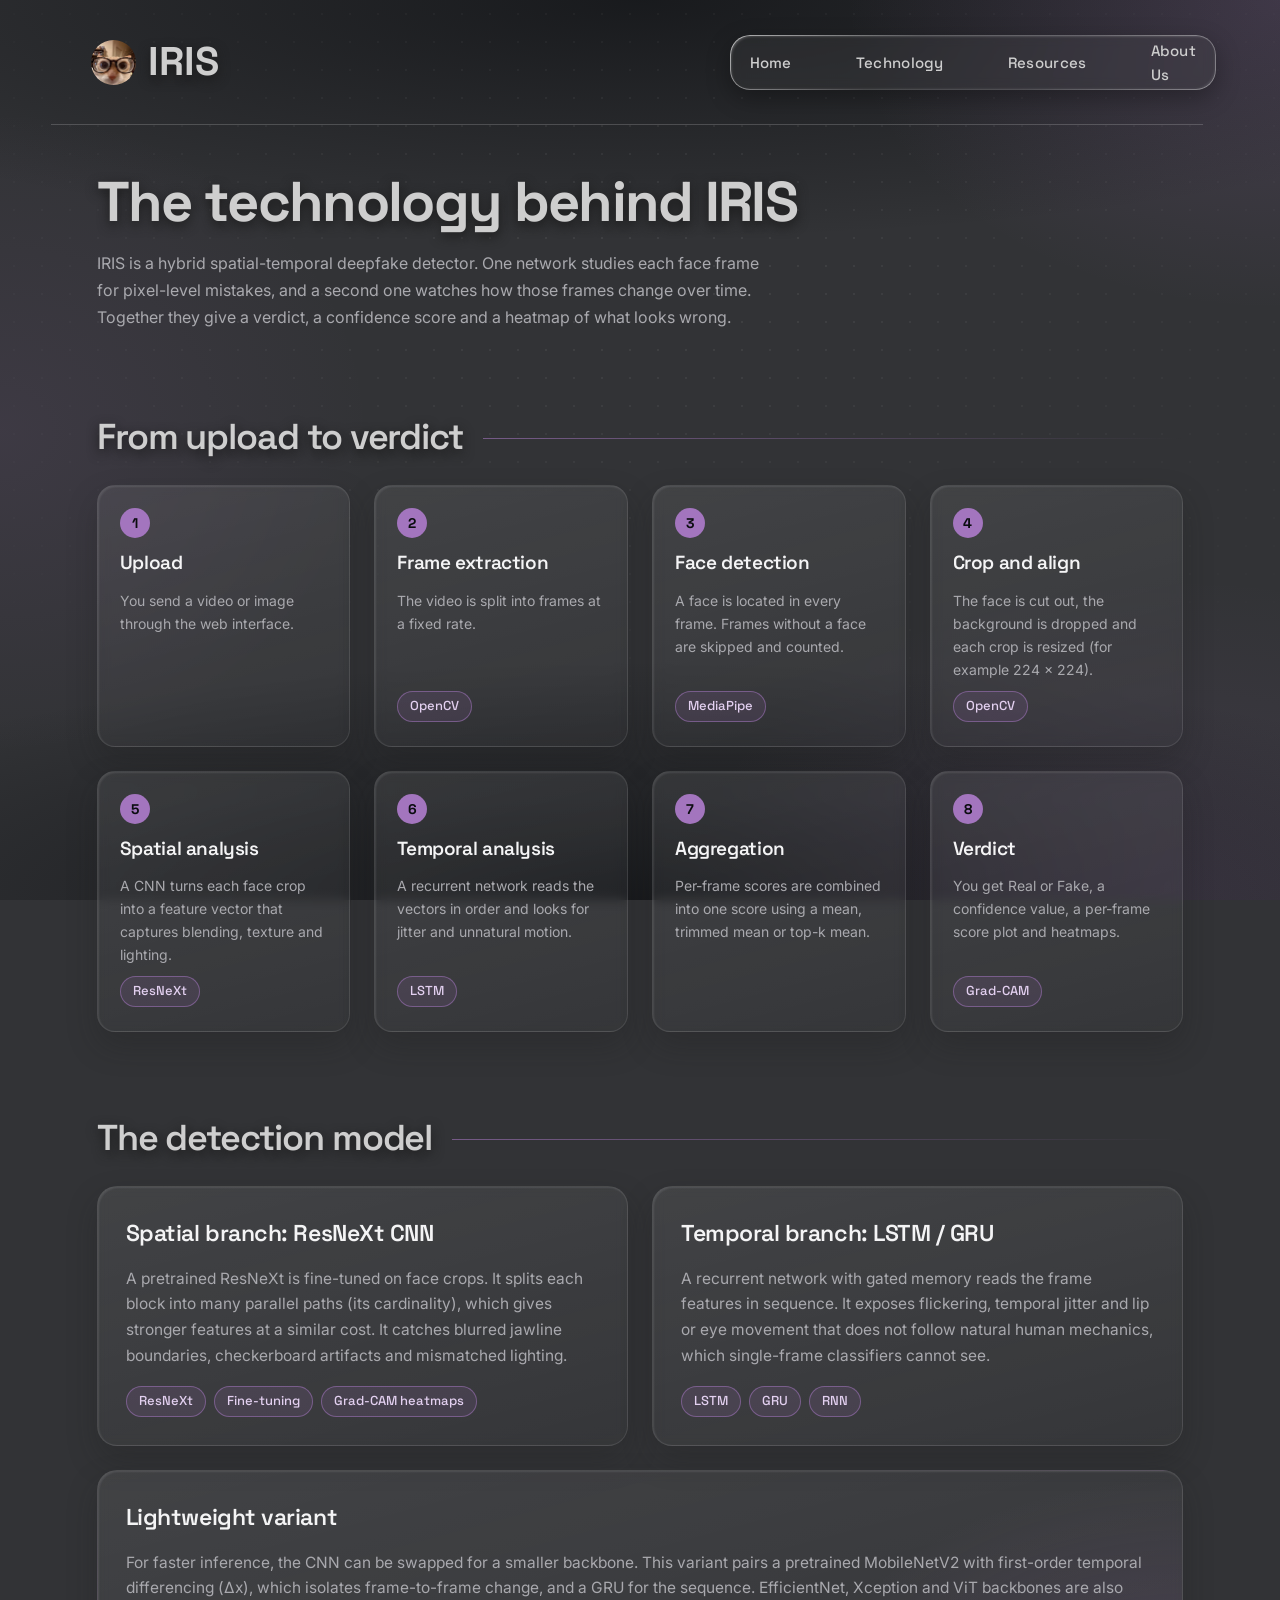
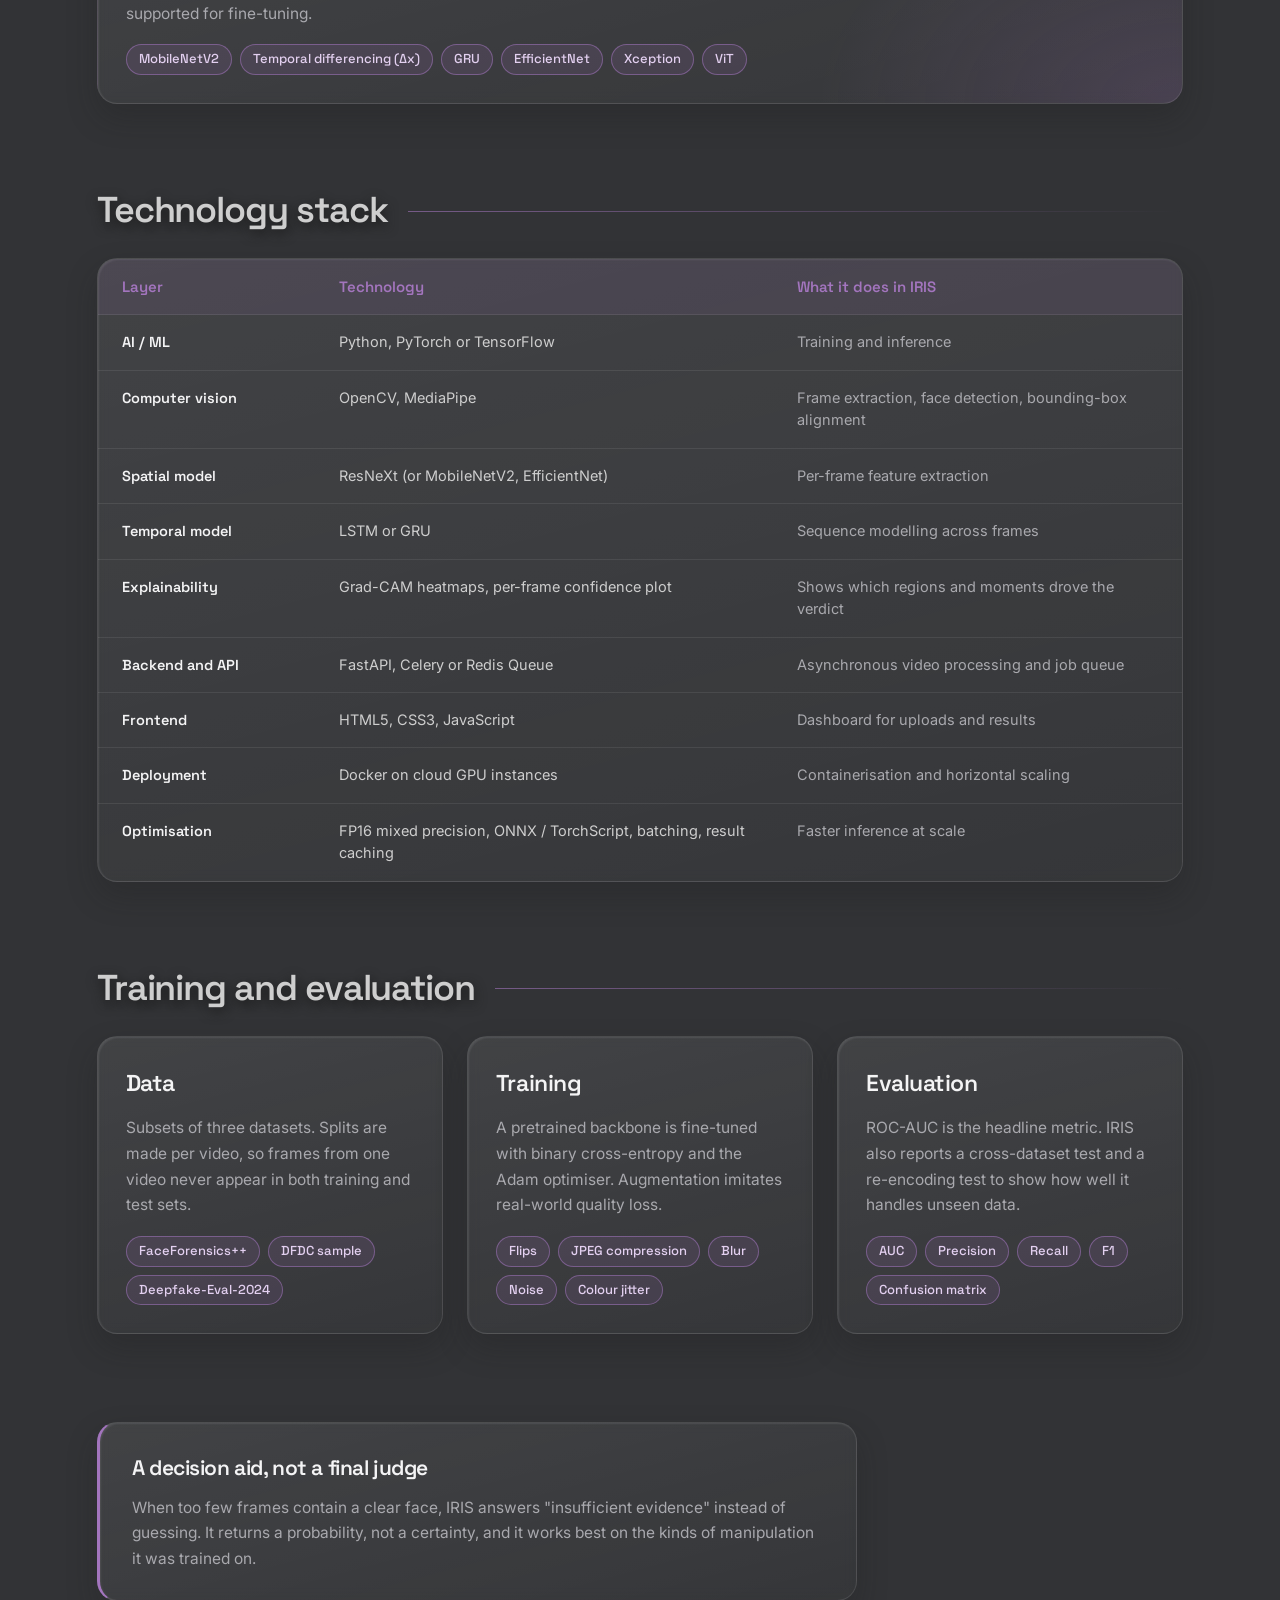
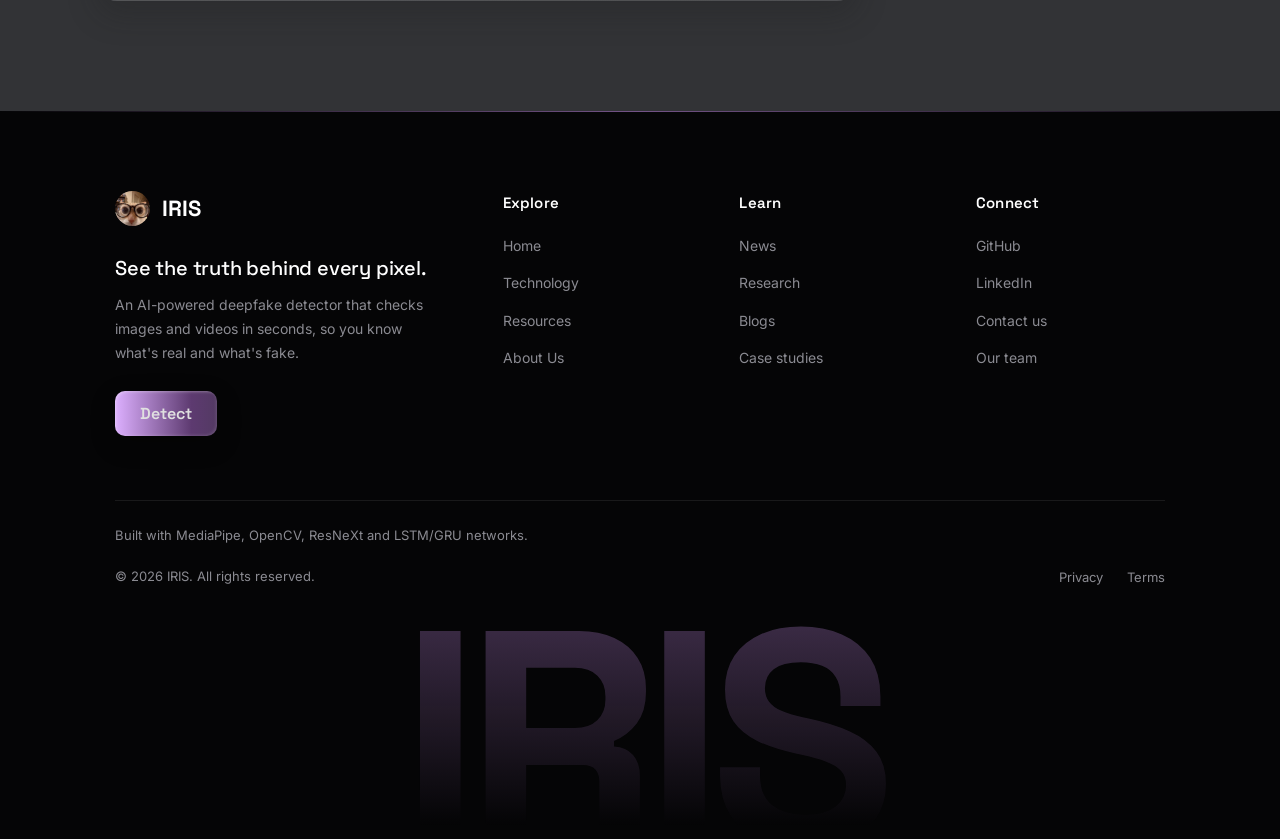
<file: frontend/pages/tech.html>
<!DOCTYPE html>
<html lang="en">
<head>
    <meta charset="UTF-8">
    <meta name="viewport" content="width=device-width, initial-scale=1.0">
    <title>IRIS - Technology</title>
    <link rel="icon" href="../assets/images/download (4).jpg" type="image/jpeg">
    <link rel="preconnect" href="https://fonts.googleapis.com">
    <link rel="preconnect" href="https://fonts.gstatic.com" crossorigin>
    <link href="https://fonts.googleapis.com/css2?family=Inter:wght@400..700&family=Space+Grotesk:wght@400..700&display=swap" rel="stylesheet">
    <link rel="stylesheet" href="../css/styled.css">
</head>
<body>
    <!-- nav , logo -->
    <main class="rs">
        <nav class="resource-nav-links" aria-label="Main">
            <a href="../index.html">Home</a>
            <a href="./tech.html">Technology</a>
            <a href="./resource.html">Resources</a>
            <a href="./about_us.html">About Us</a>
        </nav>

        <header class="logo">
            <a href="../index.html">
                <img src="../assets/images/download (4).jpg" alt="IRIS logo" width="72" height="72">
                <span>IRIS</span>
            </a>
            <hr>
        </header>

        <article class="tp-page">
            <header class="tp-hero">
                <h1>The technology behind IRIS</h1>
                <p>IRIS is a hybrid spatial-temporal deepfake detector. One network studies each face frame for pixel-level mistakes, and a second one watches how those frames change over time. Together they give a verdict, a confidence score and a heatmap of what looks wrong.</p>
            </header>

            <!-- info cards -->
            <section class="tp-sect" aria-labelledby="pipeline-title">
                <h2 class="sect-title" id="pipeline-title">From upload to verdict</h2>
                <ol class="tp-flow">
                    <li>
                        <h3>Upload</h3>
                        <p>You send a video or image through the web interface.</p>
                    </li>
                    <li>
                        <h3>Frame extraction</h3>
                        <p>The video is split into frames at a fixed rate.</p>
                        <span class="tp-chip">OpenCV</span>
                    </li>
                    <li>
                        <h3>Face detection</h3>
                        <p>A face is located in every frame. Frames without a face are skipped and counted.</p>
                        <span class="tp-chip">MediaPipe</span>
                    </li>
                    <li>
                        <h3>Crop and align</h3>
                        <p>The face is cut out, the background is dropped and each crop is resized (for example 224 × 224).</p>
                        <span class="tp-chip">OpenCV</span>
                    </li>
                    <li>
                        <h3>Spatial analysis</h3>
                        <p>A CNN turns each face crop into a feature vector that captures blending, texture and lighting.</p>
                        <span class="tp-chip">ResNeXt</span>
                    </li>
                    <li>
                        <h3>Temporal analysis</h3>
                        <p>A recurrent network reads the vectors in order and looks for jitter and unnatural motion.</p>
                        <span class="tp-chip">LSTM</span>
                    </li>
                    <li>
                        <h3>Aggregation</h3>
                        <p>Per-frame scores are combined into one score using a mean, trimmed mean or top-k mean.</p>
                    </li>
                    <li>
                        <h3>Verdict</h3>
                        <p>You get Real or Fake, a confidence value, a per-frame score plot and heatmaps.</p>
                        <span class="tp-chip">Grad-CAM</span>
                    </li>
                </ol>
            </section>

            <section class="tp-sect" aria-labelledby="model-title">
                <h2 class="sect-title" id="model-title">The detection model</h2>
                <div class="tp-split">
                    <div class="tp-card">
                        <h3>Spatial branch: ResNeXt CNN</h3>
                        <p>A pretrained ResNeXt is fine-tuned on face crops. It splits each block into many parallel paths (its cardinality), which gives stronger features at a similar cost. It catches blurred jawline boundaries, checkerboard artifacts and mismatched lighting.</p>
                        <div class="tp-chips"><span class="tp-chip">ResNeXt</span><span class="tp-chip">Fine-tuning</span><span class="tp-chip">Grad-CAM heatmaps</span></div>
                    </div>
                    <div class="tp-card">
                        <h3>Temporal branch: LSTM / GRU</h3>
                        <p>A recurrent network with gated memory reads the frame features in sequence. It exposes flickering, temporal jitter and lip or eye movement that does not follow natural human mechanics, which single-frame classifiers cannot see.</p>
                        <div class="tp-chips"><span class="tp-chip">LSTM</span><span class="tp-chip">GRU</span><span class="tp-chip">RNN</span></div>
                    </div>
                    <div class="tp-card tp-wide">
                        <h3>Lightweight variant</h3>
                        <p>For faster inference, the CNN can be swapped for a smaller backbone. This variant pairs a pretrained MobileNetV2 with first-order temporal differencing (Δx), which isolates frame-to-frame change, and a GRU for the sequence. EfficientNet, Xception and ViT backbones are also supported for fine-tuning.</p>
                        <div class="tp-chips"><span class="tp-chip">MobileNetV2</span><span class="tp-chip">Temporal differencing (Δx)</span><span class="tp-chip">GRU</span><span class="tp-chip">EfficientNet</span><span class="tp-chip">Xception</span><span class="tp-chip">ViT</span></div>
                    </div>
                </div>
            </section>

            <!-- table -->
            <section class="tp-sect" aria-labelledby="stack-title">
                <h2 class="sect-title" id="stack-title">Technology stack</h2>
                <div class="tp-table-wrap">
                    <table class="tp-table">
                        <thead>
                            <tr><th scope="col">Layer</th><th scope="col">Technology</th><th scope="col">What it does in IRIS</th></tr>
                        </thead>
                        <tbody>
                            <tr><th scope="row">AI / ML</th><td>Python, PyTorch or TensorFlow</td><td>Training and inference</td></tr>
                            <tr><th scope="row">Computer vision</th><td>OpenCV, MediaPipe</td><td>Frame extraction, face detection, bounding-box alignment</td></tr>
                            <tr><th scope="row">Spatial model</th><td>ResNeXt (or MobileNetV2, EfficientNet)</td><td>Per-frame feature extraction</td></tr>
                            <tr><th scope="row">Temporal model</th><td>LSTM or GRU</td><td>Sequence modelling across frames</td></tr>
                            <tr><th scope="row">Explainability</th><td>Grad-CAM heatmaps, per-frame confidence plot</td><td>Shows which regions and moments drove the verdict</td></tr>
                            <tr><th scope="row">Backend and API</th><td>FastAPI, Celery or Redis Queue</td><td>Asynchronous video processing and job queue</td></tr>
                            <tr><th scope="row">Frontend</th><td>HTML5, CSS3, JavaScript</td><td>Dashboard for uploads and results</td></tr>
                            <tr><th scope="row">Deployment</th><td>Docker on cloud GPU instances</td><td>Containerisation and horizontal scaling</td></tr>
                            <tr><th scope="row">Optimisation</th><td>FP16 mixed precision, ONNX / TorchScript, batching, result caching</td><td>Faster inference at scale</td></tr>
                        </tbody>
                    </table>
                </div>
            </section>

            <!-- info cards -->
            <section class="tp-sect" aria-labelledby="train-title">
                <h2 class="sect-title" id="train-title">Training and evaluation</h2>
                <div class="tp-trio">
                    <div class="tp-card">
                        <h3>Data</h3>
                        <p>Subsets of three datasets. Splits are made per video, so frames from one video never appear in both training and test sets.</p>
                        <div class="tp-chips"><span class="tp-chip">FaceForensics++</span><span class="tp-chip">DFDC sample</span><span class="tp-chip">Deepfake-Eval-2024</span></div>
                    </div>
                    <div class="tp-card">
                        <h3>Training</h3>
                        <p>A pretrained backbone is fine-tuned with binary cross-entropy and the Adam optimiser. Augmentation imitates real-world quality loss.</p>
                        <div class="tp-chips"><span class="tp-chip">Flips</span><span class="tp-chip">JPEG compression</span><span class="tp-chip">Blur</span><span class="tp-chip">Noise</span><span class="tp-chip">Colour jitter</span></div>
                    </div>
                    <div class="tp-card">
                        <h3>Evaluation</h3>
                        <p>ROC-AUC is the headline metric. IRIS also reports a cross-dataset test and a re-encoding test to show how well it handles unseen data.</p>
                        <div class="tp-chips"><span class="tp-chip">AUC</span><span class="tp-chip">Precision</span><span class="tp-chip">Recall</span><span class="tp-chip">F1</span><span class="tp-chip">Confusion matrix</span></div>
                    </div>
                </div>
            </section>

            <aside class="tp-note">
                <h3>A decision aid, not a final judge</h3>
                <p>When too few frames contain a clear face, IRIS answers "insufficient evidence" instead of guessing. It returns a probability, not a certainty, and it works best on the kinds of manipulation it was trained on.</p>
            </aside>
        </article>
    </main>

    <!-- footer section -->
    <footer class="site-footer">
        <div class="footer-inner">
            <div class="footer-top">
                <div class="footer-brand">
                    <a class="footer-logo" href="../index.html" aria-label="IRIS home">
                        <img src="../assets/images/download (4).jpg" alt="" width="35" height="35">
                        <span>IRIS</span>
                    </a>
                    <p class="footer-tagline">See the truth behind every pixel.</p>
                    <p class="footer-about">An AI-powered deepfake detector that checks images and videos in seconds, so you know what's real and what's fake.</p>
                    <a class="footer-cta" href="./main.html">Detect</a>
                </div>

                <nav class="footer-col" aria-label="Footer navigation">
                    <h2>Explore</h2>
                    <ul>
                        <li><a href="../index.html">Home</a></li>
                        <li><a href="./tech.html">Technology</a></li>
                        <li><a href="./resource.html">Resources</a></li>
                        <li><a href="./about_us.html">About Us</a></li>
                    </ul>
                </nav>

                <nav class="footer-col" aria-label="Footer resources">
                    <h2>Learn</h2>
                    <ul>
                        <li><a href="./resource.html#news">News</a></li>
                        <li><a href="./resource.html#research">Research</a></li>
                        <li><a href="./resource.html#blogs">Blogs</a></li>
                        <li><a href="./resource.html#case-studies">Case studies</a></li>
                    </ul>
                </nav>

                <div class="footer-col">
                    <h2>Connect</h2>
                    <ul>
                        <li><a href="#">GitHub</a></li>
                        <li><a href="#">LinkedIn</a></li>
                        <li><a href="./about_us.html">Contact us</a></li>
                        <li><a href="./about_us.html">Our team</a></li>
                    </ul>
                </div>
            </div>

            <p class="footer-stack">Built with MediaPipe, OpenCV, ResNeXt and LSTM/GRU networks.</p>

            <div class="footer-bottom">
                <p>&copy; 2026 IRIS. All rights reserved.</p>
                <ul>
                    <li><a href="#">Privacy</a></li>
                    <li><a href="#">Terms</a></li>
                </ul>
            </div>

            <div class="footer-wordmark" aria-hidden="true">IRIS</div>
        </div>
    </footer>

    <script src="../js/app.js"></script>
</body>
</html>
</file>
<file: frontend/css/styled.css>
/* ---------------------- */
/* landing page */
/* ----------------------- */

/* background and root */
:root {
  --bg: #323336;
  --text: #CECECE;
  --accent: #A375BE;
  --muted: #a9a9ae;
  --deep: #0B0D10;
  --font-head: 'Space Grotesk', sans-serif;
  --font-body: 'Inter', sans-serif;
  --nav-h: 55px;
  --gutter: 6vw;
}

* {
  margin: 0;
  padding: 0;
  box-sizing: border-box;
}

.land {
  position: relative;
  min-height: 100vh;
  background: var(--bg);
  overflow: hidden;
  isolation: isolate;
}

.bg {
  position: absolute;
  inset: 0;
  z-index: -1;
  pointer-events: none;
}

.ellipse {
  position: absolute;
  left: 50%;
  transform: translateX(-50%);
  border-radius: 50%;
  filter: blur(120px);
}

.e1 { width: 140%; height: 45vh; bottom: -20vh; background: #2B2B2B; }
.e2 { width: 120%; height: 38vh; bottom: -22vh; background: #212223; }
.e3 { width: 100%; height: 30vh; bottom: -20vh; background: #0B0D10; }
.e4 { width: 130%; height: 30vh; top: -15vh; background: #2B2B2B; }
.e5 { width: 110%; height: 24vh; top: -16vh; background: #212223; }
.e6 { width:  90%; height: 18vh; top: -14vh; background: #0B0D10; }

.content {
  position: relative;
  z-index: 1;
}

/* navigation bar */
.nav-links {
  position: sticky;
  top: 20px;
  z-index: 100;
  display: flex;
  align-items: center;
  gap: 64px;
  width: fit-content;
  height: var(--nav-h);
  margin: 0 auto calc(var(--nav-h) * -1);
  padding: 0 20px;
  border-radius: 20px;
  background: rgb(77 77 77 / 0.25);
  -webkit-backdrop-filter: blur(6px) saturate(120%);
  backdrop-filter: blur(6px) saturate(120%);
  box-shadow:
    0 8px 24px rgb(0 0 0 / 0.30),
    inset 2px 2px 3px -1px rgb(255 255 255 / 0.30),
    inset -2px -2px 3px -1px rgb(255 255 255 / 0.12);
}


.nav-links::before {
  content: "";
  position: absolute;
  inset: 0;
  padding: 1px;
  border-radius: inherit;
  background: linear-gradient(135deg,
    rgb(255 255 255 / 0.55),
    rgb(255 255 255 / 0.06) 35%,
    rgb(255 255 255 / 0.06) 65%,
    rgb(255 255 255 / 0.35));
  -webkit-mask: linear-gradient(#000 0 0) content-box, linear-gradient(#000 0 0);
  -webkit-mask-composite: xor;
          mask: linear-gradient(#000 0 0) content-box exclude, linear-gradient(#000 0 0);
  pointer-events: none;
}

.nav-links a {
  font-family: var(--font-head);
  font-weight: 500;
  font-size: 15px;
  letter-spacing: 0.02em;
  color: var(--text);
  text-decoration: none;
  transition: color 0.2s ease;
}

.nav-links a:hover,
.nav-links a:focus-visible {
  color: #fff;
}

/* logo */
.logo a {
  display: flex;
  align-items: center;
  gap: 12px;
  width: fit-content;
  padding: 30px 40px;
  font-family: var(--font-head);
  font-weight: 700;
  color: var(--text);
  text-decoration: none;
  text-shadow: 0 4px 12px #1b1b1b;
}

.logo img {
  width: 45px;
  height: 45px;
  border-radius: 50%;
}

/* content */
.hook {
  display: flex;
  flex-direction: column;
  height: 86vh;
  width:50vw;
  gap: 20px;
}
.hook-head {
  font-family: var(--font-head);
  font-size: 45px;
  color: var(--text);
  margin-left : 40px;
  display: flex;
  flex-direction: column;
  justify-content: flex-start;
  padding-top: 120px;
  text-shadow: 0 4px 12px #1b1b1b;
}

.hook-span {
  color: var(--accent);
}

.hook p {
  font-family: var(--font-body);
  font-size: 14px;
  color: var(--text);
  margin-left : 40px;
  width: 70%;
  margin-top: 10px;
  letter-spacing: 0.04em;
  font-weight: 600;
  text-shadow: 0 4px 12px #1b1b1b;
}

.hook hr {
  height: 0.4px;
  background-color: #757575;
  border: none;
  margin-left : 40px;
  margin-right: 25px;
}

/* detect button */
.cta {
  position: absolute;
  top: 30px;
  left: 90%;
  background: linear-gradient(to right , #DDB0FF 0%, #5D3A70 60%, #493956 100%); 
  background-size: 125% 100%;
  background-position: 0% 0;
  padding: 10px 20px;
  border-radius: 10px;
  -webkit-backdrop-filter: blur(6px) saturate(120%);
  backdrop-filter: blur(6px) saturate(120%);
  box-shadow:
    0 8px 24px rgb(0 0 0 / 0.30),
    inset 2px 2px 3px -1px rgb(255 255 255 / 0.30),
    inset -2px -2px 3px -1px rgb(255 255 255 / 0.12);
  transition: transform 0.25s ease, box-shadow 0.25s ease, background-position 0.25s ease;
}

.cta a{
  color: #E0E0E0 ;
  text-decoration: none;
  font-family: var(--font-head);
  font-weight: 600;
  padding : 10px 10px;
  
}

.cta:hover {
  transform: translateY(-3px);     
  background-position: 100% 0;     
    0 14px 32px rgb(0 0 0 / 0.40), 
    inset 2px 2px 3px -1px rgb(255 255 255 / 0.30),
    inset -2px -2px 3px -1px rgb(255 255 255 / 0.12);
}

.hook a {
  position: absolute;
  background: linear-gradient(to right , #DDB0FF 0%, #5D3A70 60%, #493956 100%); 
  background-size: 125% 100%;
  background-position: 0% 0;
  padding: 10px 20px;
  border-radius: 10px;
  -webkit-backdrop-filter: blur(6px) saturate(120%);
  backdrop-filter: blur(6px) saturate(120%);
  box-shadow:
    0 8px 24px rgb(0 0 0 / 0.30),
    inset 2px 2px 3px -1px rgb(255 255 255 / 0.30),
    inset -2px -2px 3px -1px rgb(255 255 255 / 0.12);
    color: #E0E0E0 ;
  text-decoration: none;
  font-family: var(--font-head);
  font-weight: 600;
  padding : 10px 25px;
  margin-left : 40px;
  top : 500px;
  transition: transform 0.25s ease, box-shadow 0.25s ease, background-position 0.25s ease;
}

.hook a:hover {
  transform: translateY(-3px);     
  background-position: 100% 0;     
  box-shadow:
    0 10px 32px rgb(0 0 0 / 0.40), 
    inset 2px 2px 3px -1px rgb(255 255 255 / 0.30),
    inset -2px -2px 3px -1px rgb(255 255 255 / 0.12);
}

/* transiotion section */
.transition-1 {
  background-color:#ffffff;
  margin: 0;
  height: 40vh;
  display: flex;
  flex-direction: column;
  justify-content: center;
  align-items: center;
}

.transition-1 h2 {
  color: #2D2D2D;
  font-family: var(--font-head);
  margin: 30px;
  font-size:30px;
  
}

.transition-1 p {
  color : #7d7d7d;
  font-family: var(--font-body);
}

.transition-1 span {
  color: var(--accent);
}


/* problem section */

.problem {
  display: grid;
  grid-template-columns: repeat(2, minmax(0, 1fr));
  gap: 22px 24px;
  width: 100%;
  box-sizing: border-box;
  margin: 0;
  padding: 90px 9vw 84px;
  align-content: start;
  background:
    radial-gradient(900px 600px at 8% 0%, rgba(194, 58, 66, 0.16), transparent 82%),
    var(--bg);
  counter-reset: problem;
}

.the-problem {
  grid-column: 1 / -1;
  margin: 0 0 18px;
  font-family: var(--font-head);
  font-size: 40px;
  font-weight: 600;
  line-height: 1.02;
  letter-spacing: -0.04em;
  background: linear-gradient(100deg, #f6cfd2 0%, #e15d66 46%, #9d242c 100%);
  -webkit-background-clip: text;
  background-clip: text;
  color: transparent;
}

.problem .problems {
  position: relative;
  isolation: isolate;
  overflow: hidden;
  display: flex;
  flex-direction: column;
  align-items: flex-start;
  gap: 12px;
  min-height: 220px;
  padding: 28px 28px 26px;
  border-radius: 20px;
  border: 1px solid rgba(255, 255, 255, 0.1);
  background: linear-gradient(165deg, #bfc0c2 0%, #606066 100%);
  box-shadow: 0 14px 30px rgba(0, 0, 0, 0.22);
  counter-increment: problem;
  transition: transform 0.35s cubic-bezier(0.22, 1, 0.36, 1), box-shadow 0.35s ease;
}

.problem .problems::before {
  content: "";
  position: absolute;
  inset: 0;
  border-radius: inherit;
  background: linear-gradient(155deg, #c35158 0%, #b3313a 48%, #5c0d13 100%);
  opacity: 0;
  z-index: -1;
  transition: opacity 0.35s ease;
}

.problem .problems:hover {
  transform: translateY(-10px);
  box-shadow: 0 22px 42px rgba(120, 24, 32, 0.38);
}

.problem .problems:hover::before {
  opacity: 1;
}

.problem .problems h2 {
  font-family: var(--font-head);
  font-size: 23px;
  font-weight: 600;
  line-height: 1.25;
  letter-spacing: -0.02em;
  color: #2e2e31;
}

.problem .problems h2::before {
  content: counter(problem, decimal-leading-zero);
  display: block;
  margin-bottom: 14px;
  font-family: var(--font-head);
  font-size: 13px;
  font-weight: 500;
  letter-spacing: 0.16em;
  color: #9d3943;
}

.problem .problems p {
  font-family: var(--font-body);
  font-size: 14px;
  font-weight: 300;
  line-height: 1.65;
  color: #ddddde;
}

.problem .problems:hover h2,
.problem .problems:hover p,
.problem .problems:hover h2::before {
  color: #fff7f7;
}

@media (max-width: 860px) {
  .problem {
    grid-template-columns: 1fr;
    min-height: auto;
    padding: 64px 24px 72px;
  }

  .the-problem {
    font-size: 40px;
  }

  .problem .problems h2 {
    font-size: 21px;
  }
}
/* quize section  */
.quiz {
  display: flex;
  flex-direction: column;
  align-items: center;
  gap: 16px;
  width: 100%;
  height: 100vh;
  padding: 120px 9vw 84px;
  text-align: center;
  background:
    radial-gradient(400px 600px at 99% 40%, rgba(163, 117, 190, 0.16), transparent 52%),radial-gradient(400px 600px at 1% 40%, rgba(163, 117, 190, 0.16), transparent 52%),
    var(--bg);
}
 
.quiz-title {
  font-family: var(--font-head);
  font-size: 40px;
  font-weight: 600;
  line-height: 1.02;
  letter-spacing: -0.04em;
  color: var(--text);
  text-shadow: 0 4px 12px #1b1b1b;
}
 
.quiz-sub {
  max-width: 60ch;
  font-family: var(--font-body);
  font-size: 15.5px;
  line-height: 1.65;
  color: var(--text);
}

.quiz-title span {
  color: var(--accent);
}
 
.quiz-round {
  display: grid;
  grid-template-columns: repeat(2, minmax(0, 1fr));
  gap: 24px;
  width: 100%;
  max-width: 900px;
  margin-top: 24px;
}
 
.quiz-card {
  display: flex;
  flex-direction: column;
  gap: 14px;
  padding: 14px 14px 18px;
  border-radius: 20px;
  margin: 20px 40px ;
  border: 1px solid rgba(255, 255, 255, 0.1);
  background: linear-gradient(165deg, #646770 0%, #4e5159 100%);
  box-shadow: 0 14px 30px rgba(0, 0, 0, 0.22);
  color: #f4f4f5;
  font: inherit;
  cursor: pointer;
  transition: transform 0.35s cubic-bezier(0.22, 1, 0.36, 1),
              box-shadow 0.35s ease,
              border-color 0.35s ease;
}
 
.quiz-card img {
  display: block;
  width: 100%;
  aspect-ratio: 4 / 3;
  object-fit: cover;
  border-radius: 12px;
  background: #3a3c42;
}
 
.quiz-label {
  font-family: var(--font-head);
  font-size: 18px;
  font-weight: 600;
  letter-spacing: -0.02em;
}
 
.quiz-card:hover:not(:disabled) {
  transform: translateY(-10px);
  border-color: var(--accent);
  box-shadow: 0 22px 42px rgba(163, 117, 190, 0.35);
}
 
.quiz-card:focus-visible {
  outline: 2px solid var(--accent);
  outline-offset: 4px;
}
 
/* after answering */

.quiz-card:disabled {
  cursor: default;
}
 
.quiz-round.is-answered .quiz-card:not(.is-correct):not(.is-wrong) {
  opacity: 0.55;
}
 
.quiz-card.is-correct {
  border-color: #5fb98a;
  box-shadow: 0 18px 40px rgba(95, 185, 138, 0.3);
}
 
.quiz-card.is-wrong {
  border-color: #e15d66;
  background: linear-gradient(155deg, #c35158 0%, #b3313a 48%, #5c0d13 100%);
  box-shadow: 0 18px 40px rgba(120, 24, 32, 0.38);
}
 
/* result panels */

.quiz-feedback {
  width: 100%;
  max-width: 900px;
  padding: 22px 28px;
  border-radius: 20px;
  border: 1px solid rgba(255, 255, 255, 0.1);
  text-align: left;
  animation: quiz-pop 0.3s ease;
}
 
.quiz-feedback[hidden],
.quiz-next[hidden] {
  display: none;
}
 
.quiz-feedback h3 {
  margin-bottom: 8px;
  font-family: var(--font-head);
  font-size: 23px;
  font-weight: 600;
  letter-spacing: -0.02em;
  color: #f4f4f5;
}
 
.quiz-feedback p {
  font-family: var(--font-body);
  font-size: 15.5px;
  line-height: 1.65;
  color: #d5d5da;
}
 
.quiz-feedback--correct {
  background: linear-gradient(165deg, rgba(95, 185, 138, 0.28), rgba(33, 34, 37, 0.9));
  border-color: #5fb98a;
}
 
.quiz-feedback--wrong {
  background: linear-gradient(165deg, rgba(195, 81, 88, 0.32), rgba(33, 34, 37, 0.9));
  border-color: #e15d66;
}
 
@keyframes quiz-pop {
  from { opacity: 0; transform: translateY(8px); }
  to   { opacity: 1; transform: translateY(0); }
}
 
/* button – same look as the Detect button */

.quiz-next {
  margin-top: 8px;
  padding: 10px 25px;
  border: none;
  border-radius: 10px;
  background: linear-gradient(to right, #DDB0FF 0%, #5D3A70 60%, #493956 100%);
  background-size: 125% 100%;
  background-position: 0% 0;
  box-shadow:
    0 8px 24px rgb(0 0 0 / 0.30),
    inset 2px 2px 3px -1px rgb(255 255 255 / 0.30),
    inset -2px -2px 3px -1px rgb(255 255 255 / 0.12);
  color: #E0E0E0;
  font-family: var(--font-head);
  font-size: 16px;
  font-weight: 600;
  cursor: pointer;
  transition: transform 0.25s ease, box-shadow 0.25s ease, background-position 0.25s ease;
}
 
.quiz-next:hover {
  transform: translateY(-3px);
  background-position: 100% 0;
}
 
.quiz-next:focus-visible {
  outline: 2px solid var(--accent);
  outline-offset: 4px;
}
 
@media (max-width: 860px) {
  .quiz {
    padding: 64px 24px 72px;
  }
 
  .quiz-title {
    font-size: 32px;
  }
 
  .quiz-round {
    grid-template-columns: 1fr;
  }
}
 
@media (prefers-reduced-motion: reduce) {
  .quiz-card,
  .quiz-next,
  .quiz-feedback {
    transition: none;
    animation: none;
  }
}

/* tech section */

.tech {
  background: var(--bg);
  padding: 90px 9vw 100px;
}

.technology h2 {
  font-family: var(--font-head);
  font-size: 40px;
  font-weight: 600;
  letter-spacing: -0.03em;
  color: var(--text);
  margin-bottom: 14px;
  text-shadow: 4px 4px 12px #222121;
}

.technology span {
  color: var(--accent);
}

.tech-intro {
  font-family: var(--font-body);
  font-size: 16px;
  line-height: 1.65;
  color: #a9a9ae;
  max-width: 640px;
}

/* ---------- stacking cards ---------- */
.stack {
  list-style: none;
  counter-reset: step;
  margin-top: 60px;
  padding-bottom: 12vh;          /* lets the last card stay pinned briefly */
}

.stack li {
  --n: 0;                         /* position in the stack */
  position: sticky;
  top: calc(var(--nav-h) + 40px + var(--n) * 26px);  /* each card sits a bit lower, so edges peek out */
  min-height: 52vh;
  margin-bottom: 40vh;            /* scroll distance before the next card arrives */
  padding: 44px 40px;
  display: flex;
  flex-direction: column;
  justify-content: center;
  gap: 14px;
  border-radius: 24px;
  border: 1px solid rgba(255, 255, 255, 0.1);
  box-shadow: 0 -18px 40px rgba(0, 0, 0, 0.35);      /* shadow upward separates the cards */
  counter-increment: step;
}

.stack li:last-child { margin-bottom: 0; }

/* each card gets its own shade, getting more purple */
.stack li:nth-child(1) { --n: 0; background: linear-gradient(160deg, #2b2c30, #191a1c); }
.stack li:nth-child(2) { --n: 1; background: linear-gradient(160deg, #46365a, #2f2540); }
.stack li:nth-child(3) { --n: 2; background: linear-gradient(160deg, #5a4272, #3a2850); }
.stack li:nth-child(4) { --n: 3; background: linear-gradient(160deg, #7a55a0, #4a3265); }

.stack li::before {
  content: "0" counter(step);
  font-family: var(--font-head);
  font-size: 13px;
  letter-spacing: 0.16em;
  color: var(--accent);
}

.stack li h3 {
  font-family: var(--font-head);
  font-size: 30px;
  font-weight: 600;
  letter-spacing: -0.02em;
  color: #f4f4f5;
}

.stack li p {
  font-family: var(--font-body);
  font-size: 16px;
  line-height: 1.7;
  color: #d5d5da;
  max-width: 620px;
}

.tech-more {
  font-family: var(--font-body);
  font-weight: 500;
  font-size: 30px;
  color: #b6b6ba;
  margin: 30px 0 16px;
  text-shadow: 4px 4px 12px #222121;
}

@property --mid-stop {
  syntax: '<percentage>';
  inherits: false;
  initial-value: 60%;
}

.tech-link {
  display: inline-block;
  padding: 10px 25px;
  border-radius: 10px;
  background: linear-gradient(to right,  #DDB0FF 0%, #5D3A70 var(--mid-stop), #493956 100%);
  color: #E0E0E0;
  text-decoration: none;
  font-family: var(--font-head);
  font-weight: 600;
  box-shadow: 0 8px 24px rgb(0 0 0 / 0.30);
  transition: transform 0.25s ease, box-shadow 0.25s ease, --mid-stop 0.25s ease;
}

.tech-link:hover {
  transform: translateY(-3px);     
  box-shadow:
    0 10px 32px rgb(0 0 0 / 0.40), 
    inset 2px 2px 3px -1px rgb(255 255 255 / 0.30),
    inset -2px -2px 3px -1px rgb(255 255 255 / 0.12);
  --mid-stop: 50%; 
}



@media (max-width: 860px) {
  .tech { padding: 64px 24px 72px; }
  .stack li { padding: 32px 24px; min-height: 45vh; }
  .stack li h3 { font-size: 24px; }
}

/* resource section */

.resources-section {
  background-color: var(--bg);
  padding: 80px 0 60px;
}

.resources-section  h1 {
  font-family: var(--font-head);
  color: var(--accent);
  margin-bottom: 12px;
  text-shadow: 4px 4px 12px #222121;
  padding: 0 6vw;
}

.resources-section  .desc {
  font-family: var(--font-body);
  color: #a9a9ae;
  max-width: 60vw;
  line-height: 1.65;
  text-shadow: 4px 4px 12px rgba(0, 0, 0, 0.35);
  text-align: left;
  padding: 0 6vw;
}

.resources-section  .start {
  display: inline-block;
  margin-top: 24px;
  color: var(--accent);
  font-family: var(--font-head);
  border: #000;
}

.resources-section .resources {
  display: grid;
  grid-auto-flow: column;
  grid-auto-columns: minmax(250px, 1fr);
  gap: 40px;
  overflow-x: auto;
  width: 100%;
  box-sizing: border-box;
  margin: 40px 0 5px;
  padding: 20px 6vw 30px; 
}        

.resources-section .resource-card {
  display: flex;
  flex-direction: column;
  box-sizing: border-box;
  padding: 20px;
  background: linear-gradient(165deg, #bfc0c2 0%, #606066 100%);
  border: 1px solid rgba(255, 255, 255, 0.1);
  border-radius: 20px;
  box-shadow: 4px 4px 12px #292929;
  list-style: none;
  transition: transform 0.35s cubic-bezier(0.22, 1, 0.36, 1),
              box-shadow 0.35s ease;
}

.resource-card li {
  list-style: none;
  display: flex;
  flex-direction: column;
  gap: 14px;
  align-items: center;
}

.resource-card h3 {
  font-family: var(--font-head);
  color: #1b1b1b;
  text-transform: capitalize;
}

.resource-card a {
  display: block;
  width: 100%;
}

.resource-card img {
  display: block;
  width: 100%;
  height: auto;
  aspect-ratio: 4 / 3;
  object-fit: cover;
  border-radius: 12px;
  background: #3a3c42;
}

.resource-card p {
  font-family: var(--font-body);
  font-size: 14px;
  color: #f4f4f5;                
  text-shadow: 0 1px 6px rgba(0, 0, 0, 0.45);
  text-align: center;
  white-space: nowrap;        
  overflow: hidden;               
  max-width: 100%;
}

.resource-card:hover {
  transform: translateY(-6px);
  box-shadow: 2px 14px 26px var(--accent);
}

/* button */
.mr {
  display: inline-block;
  padding: 10px 16px 10px;
  border-radius: 10px;
  background: linear-gradient(to right, #DDB0FF 0%, #5D3A70 var(--mid-stop), #493956 100%);
  color: #E0E0E0;
  text-decoration: none;
  font-family: var(--font-head);
  font-weight: 600;
  margin-left: 6vw;
  box-shadow: 0 8px 24px rgb(0 0 0 / 0.30);
  transition: transform 0.25s ease, box-shadow 0.25s ease, --mid-stop 0.25s ease;
}

.mr:hover {
  transform: translateY(-3px);     
  box-shadow:
    0 10px 32px rgb(0 0 0 / 0.40), 
    inset 2px 2px 3px -1px rgb(255 255 255 / 0.30),
    inset -2px -2px 3px -1px rgb(255 255 255 / 0.12);
  /* Updates the color stop to 50% smoothly */
  --mid-stop: 50%; 
}

/* footer section */
.site-footer {
  --f-bg: #050506;
  --f-text: #CECECE;
  --f-muted: #8b8b92;
  --f-line: rgba(255, 255, 255, 0.08);
  --f-accent: #A375BE;
  --f-head: var(--font-head, 'Space Grotesk', sans-serif);
  --f-body: var(--font-body, 'Inter', sans-serif);
 
  position: relative;
  overflow: hidden;
  background: var(--f-bg);
  color: var(--f-text);
  font-family: var(--f-body);
  padding: 80px 9vw 0;
}
 
.site-footer::before {
  content: "";
  position: absolute;
  top: 0;
  left: 0;
  right: 0;
  height: 1px;
  background: linear-gradient(90deg, transparent, var(--f-accent) 50%, transparent);
  opacity: 0.7;
}
 
.footer-inner {
  position: relative;
  max-width: 1200px;
  margin: 0 auto;
}
 
/* footer top */
.footer-top {
  display: grid;
  grid-template-columns: 1.8fr 1fr 1fr 1fr;
  gap: 48px;
}
 
.footer-logo {
  display: inline-flex;
  align-items: center;
  gap: 12px;
  font-family: var(--f-head);
  font-size: 22px;
  font-weight: 700;
  color: #fff;
  text-decoration: none;
}
 
.footer-logo img {
  width: 35px;
  height: 35px;
  border-radius: 50%;
  object-fit: cover;
}
 
.footer-tagline {
  margin-top: 22px;
  font-family: var(--f-head);
  font-size: 20px;
  font-weight: 500;
  line-height: 1.3;
  letter-spacing: -0.01em;
  color: #fff;
}
 
.footer-about {
  margin-top: 12px;
  max-width: 36ch;
  font-size: 14px;
  line-height: 1.7;
  color: var(--f-muted);
}
 
.footer-cta {
  display: inline-block;
  margin-top: 26px;
  padding: 10px 25px;
  border-radius: 10px;
  background: linear-gradient(to right, #DDB0FF 0%, #5D3A70 60%, #493956 100%);
  background-size: 125% 100%;
  background-position: 0% 0;
  box-shadow:
    0 8px 24px rgb(0 0 0 / 0.30),
    inset 2px 2px 3px -1px rgb(255 255 255 / 0.30),
    inset -2px -2px 3px -1px rgb(255 255 255 / 0.12);
  color: #E0E0E0;
  font-family: var(--f-head);
  font-weight: 600;
  text-decoration: none;
  transition: transform 0.25s ease, background-position 0.25s ease;
}
 
.footer-cta:hover {
  transform: translateY(-3px);
  background-position: 100% 0;
}
 
/* link columns */
.footer-col h2 {
  margin-bottom: 18px;
  font-family: var(--f-head);
  font-size: 15px;
  font-weight: 600;
  letter-spacing: 0.01em;
  color: #fff;
}
 
.footer-col ul,
.footer-bottom ul {
  list-style: none;
}
 
.footer-col li + li {
  margin-top: 12px;
}
 
.footer-col a,
.footer-bottom a {
  color: var(--f-muted);
  font-size: 14px;
  text-decoration: none;
  transition: color 0.2s ease;
}
 
.footer-col a:hover,
.footer-bottom a:hover,
.footer-col a:focus-visible,
.footer-bottom a:focus-visible {
  color: var(--f-accent);
}
 
.footer-logo:focus-visible,
.footer-cta:focus-visible,
.site-footer a:focus-visible {
  outline: 2px solid var(--f-accent);
  outline-offset: 4px;
  border-radius: 4px;
}
 
/* tech lines and bottom bars */
.footer-stack {
  margin-top: 64px;
  padding-top: 24px;
  border-top: 1px solid var(--f-line);
  font-size: 13px;
  color: var(--f-muted);
}
 
.footer-bottom {
  display: flex;
  justify-content: space-between;
  align-items: center;
  gap: 16px;
  flex-wrap: wrap;
  padding: 18px 0 28px;
}
 
.footer-bottom p {
  font-size: 13px;
  color: var(--f-muted);
}
 
.footer-bottom ul {
  display: flex;
  gap: 24px;
}
 
.footer-bottom a {
  font-size: 13px;
}
 
/* watermark */
.footer-wordmark {
  font-family: var(--f-head);
  font-weight: 700;
  font-size: clamp(110px, 24vw, 340px);
  line-height: 0.8;
  letter-spacing: -0.05em;
  text-align: center;
  user-select: none;
  pointer-events: none;
  margin-bottom: -0.08em;
  background: linear-gradient(180deg, rgba(163, 117, 190, 0.35) 0%, rgba(163, 117, 190, 0) 85%);
  -webkit-background-clip: text;
  background-clip: text;
  color: transparent;
}
 

@media (max-width: 860px) {
  .site-footer {
    padding: 64px 24px 0;
  }
 
  .footer-top {
    grid-template-columns: 1fr 1fr;
    gap: 40px 24px;
  }
 
  .footer-brand {
    grid-column: 1 / -1;
  }
 
  .footer-stack {
    margin-top: 48px;
  }
}
 
@media (max-width: 480px) {
  .footer-top {
    grid-template-columns: 1fr;
  }
 
  .footer-bottom {
    flex-direction: column;
    align-items: flex-start;
  }
}
 
@media (prefers-reduced-motion: reduce) {
  .footer-cta,
  .footer-col a,
  .footer-bottom a {
    transition: none;
  }
}
/* ---------------------- */
/* main page */
/* ----------------------- */

.main-hero {
  position: relative;
  min-height: 100vh;
  background: #A2A2A2;
  overflow: hidden;
  isolation: isolate;
}
 

.main-hero .e1, .main-hero .e4 { background: #4E4E4E; }
.main-hero .e2, .main-hero .e5 { background: #727171; }
.main-hero .e3, .main-hero .e6 { background: #9B9B9B; }
 

.nav-links.nav-right {
  --nav-h: 64px;
  top: 24px;
  gap: 56px;
  padding: 0 36px;
  margin: 0 4vw calc(var(--nav-h) * -1) auto;
  background: rgb(70 70 70 / 0.55);
  position: relative;
}
 
.nav-links.nav-right a {
  font-size: 17px;
}
 

.main-hero .logo a {
  padding: 24px 20px;
  gap: 14px;
  color: #3b3b3b;
  text-shadow: 4px 4px 12px #7a7979;
  margin-left: 2.5vw;
  margin-top: 1.7vh;
}
 
.main-hero .logo img {
  width: 48px;
  height: 48px;
}
 
.main-hero .logo span {
  font-size: 40px;
  line-height: 1;
}
 
.main-rule {
  height: 1px;
  margin: 0 4vw;
  border: none;
  background: rgb(255 255 255 / 0.55);
}
 

.main-intro {
  text-align: center;
  padding: 48px 6vw 0;
}
 
.main-intro h1 {
  font-family: var(--font-head);
  font-weight: 700;
  font-size: 70px;
  line-height: 1.1;
  letter-spacing: 0.001em;
  color: #333;
  text-shadow: 0 4px 12px #7a7979;
}
 
.main-intro h1 span {
  color: #f4f4f4;
}
 
.main-intro p {
  max-width: 60ch;
  margin: 18px auto 0;
  font-family: var(--font-body);
  font-weight: 600;
  font-size: clamp(15px, 1.5vw, 21px);
  letter-spacing: 0.001em;
  line-height: 1.4;
  color: #474747;
  text-shadow: 0 2px 8px #7a7979;
}
 
/* upload section */
.main-upload {
  display: grid;
  grid-template-columns: minmax(0, 540px) minmax(0, 510px);
  justify-content: space-between;
  align-items: start;
  gap: 40px;
  padding: 56px 6vw 90px;
}
 
.upload-col {
  display: flex;
  flex-direction: column;
  align-items: center;
  gap: 28px;
}
 
.dropzone {
  position: relative;
  width: 80%;
  aspect-ratio: 16 / 9;
  display: grid;
  place-content: center;
  justify-items: center;
  gap: 14px;
  border-radius: 28px;
  border: 1px solid rgb(255 255 255 / 0.55);
  background: linear-gradient(165deg, #bababa 0%, #acacac 100%);
  box-shadow:
    0 8px 24px rgb(0 0 0 / 0.22),
    inset 2px 2px 3px -1px rgb(255 255 255 / 0.45),
    inset -2px -2px 3px -1px rgb(255 255 255 / 0.2);
  cursor: pointer;
  transition: transform 0.35s cubic-bezier(0.22, 1, 0.36, 1),
              box-shadow 0.35s ease,
              border-color 0.35s ease;
}
 
.dropzone:hover,
.dropzone.is-over {
  transform: translateY(-6px);
  border-color: var(--accent);
  box-shadow: 0 18px 38px rgba(163, 117, 190, 0.35);
}
 
.dropzone:focus-within {
  outline: 2px solid var(--accent);
  outline-offset: 4px;
}
 
.dropzone input {
  position: absolute;
  width: 1px;
  height: 1px;
  overflow: hidden;
  clip: rect(0 0 0 0);
  white-space: nowrap;
}
 
.upload-icon {
  display: grid;
  place-items: center;
  width: 76px;
  height: 76px;
  border-radius: 50%;
  border: 2px solid rgb(255 255 255 / 0.7);
  background: rgb(255 255 255 / 0.3);
  -webkit-backdrop-filter: blur(6px) saturate(120%);
  backdrop-filter: blur(6px) saturate(120%);
  box-shadow: 0 6px 16px rgb(0 0 0 / 0.18);
}
 
.upload-icon svg {
  width: 48px;
  height: 48px;
}
 
.file-name {
  max-width: 80%;
  overflow: hidden;
  text-overflow: ellipsis;
  white-space: nowrap;
  font-family: var(--font-body);
  font-size: 14px;
  font-weight: 600;
  color: #3a3a3a;
}
 
.file-name:empty {
  display: none;
}
 
.upload-btn {
  padding: 12px 32px;
  border-radius: 10px;
  border: 1px solid rgb(255 255 255 / 0.5);
  background: linear-gradient(165deg, #9c9c9c 0%, #7b7b7b 100%);
  box-shadow:
    0 8px 24px rgb(0 0 0 / 0.30),
    inset 2px 2px 3px -1px rgb(255 255 255 / 0.30),
    inset -2px -2px 3px -1px rgb(255 255 255 / 0.12);
  color: #2e2e2e;
  font-family: var(--font-head);
  font-size: 20px;
  font-weight: 600;
  cursor: pointer;
  transition: transform 0.25s ease, box-shadow 0.25s ease, opacity 0.25s ease;
}
 
.upload-btn:hover:not(:disabled) {
  transform: translateY(-3px);
  box-shadow:
    0 10px 32px rgb(0 0 0 / 0.40),
    inset 2px 2px 3px -1px rgb(255 255 255 / 0.30),
    inset -2px -2px 3px -1px rgb(255 255 255 / 0.12);
}
 
.upload-btn:disabled {
  opacity: 0.75;
  cursor: not-allowed;
}
 
.upload-btn:focus-visible {
  outline: 2px solid var(--accent);
  outline-offset: 4px;
}

/* image uploading section */
 
.howto-card {
  display: block;
  object-fit: cover;
  background: #3a3c42;
  border-radius: 20px;
  box-shadow: 4px 4px 12px #585858;
  transition: transform 0.35s cubic-bezier(0.22, 1, 0.36, 1),
              box-shadow 0.35s ease,
              border-color 0.35s ease;
}

.howto-card:hover {
  transform: translateY(-10px);
  border-color: var(--accent);
  box-shadow: 0 22px 42px rgba(163, 117, 190, 0.35);
}
 
.howto-card:focus-visible {
  outline: 2px solid var(--accent);
  outline-offset: 4px;
}
 
/* result wala section */
.results {
  padding: 90px 9vw 100px;
  background:
    radial-gradient(900px 600px at 8% 0%, rgba(163, 117, 190, 0.16), transparent 82%),
    var(--bg);
}
 
.results-title {
  margin-bottom: 28px;
  font-family: var(--font-head);
  font-size: 40px;
  font-weight: 600;
  letter-spacing: -0.04em;
  color: var(--text);
  text-shadow: 0 4px 12px #1b1b1b;
}
 
.results-grid {
  display: grid;
  grid-template-columns: repeat(2, minmax(0, 1fr));
  gap: 24px;
}
 
.result-card {
  min-height: 220px;
  padding: 28px;
  border-radius: 20px;
  border: 1px solid rgba(255, 255, 255, 0.1);
  background: linear-gradient(165deg, #646770 0%, #4e5159 100%);
  box-shadow: 0 14px 30px rgba(0, 0, 0, 0.22);
}
 
.result-card h3 {
  margin-bottom: 12px;
  font-family: var(--font-head);
  font-size: 23px;
  font-weight: 600;
  letter-spacing: -0.02em;
  color: #f4f4f5;
}
 
.result-card p {
  font-family: var(--font-body);
  font-size: 15.5px;
  line-height: 1.65;
  color: #d5d5da;
}
 

@media (max-width: 860px) {
  .nav-links.nav-right {
    gap: 22px;
    padding: 0 20px;
    margin: 0 auto calc(var(--nav-h) * -1);
  }
 
  .nav-links.nav-right a { font-size: 14px; }
 
  .main-hero .logo { padding-top: 70px; }
  .main-hero .logo a { padding: 16px 24px; }
  .main-hero .logo img { width: 52px; height: 52px; }
  .main-hero .logo span { font-size: 34px; }
  .main-rule { margin: 0 24px; }
 
  .main-upload {
    grid-template-columns: 1fr;
    padding: 40px 24px 64px;
  }
 
  .results { padding: 64px 24px 72px; }
  .results-grid { grid-template-columns: 1fr; }
}
 
@media (prefers-reduced-motion: reduce) {
  .dropzone,
  .upload-btn {
    transition: none;
  }
}

/* ---------------------- */
/* resource section */
/* ----------------------- */
 
 
* {
  margin: 0;
  padding: 0;
  box-sizing: border-box;
}
 
html {
  background: var(--bg);
  scroll-behavior: smooth;
}
 
body {
  position: relative;
  isolation: isolate;
  min-height: 100vh;
  overflow-x: hidden;
  font-family: var(--font-body);
  line-height: 1.6;
  color: var(--text);
}
 
/*background*/
body::before {
  content: "";
  position: fixed;
  inset: 0;
  z-index: -1;
  pointer-events: none;
  background:
    radial-gradient(700px 500px at 100% 0%,   rgba(163, 117, 190, 0.18), transparent 62%),
    radial-gradient(600px 520px at 0% 48%,    rgba(163, 117, 190, 0.10), transparent 62%),
    radial-gradient(800px 520px at 92% 100%,  rgba(163, 117, 190, 0.12), transparent 62%),
    radial-gradient(110% 38% at 50% 0%,       rgba(11, 13, 16, 0.65),    transparent 70%),
    radial-gradient(110% 38% at 50% 100%,     rgba(11, 13, 16, 0.65),    transparent 70%),
    var(--bg);
}
 
body::after {
  content: "";
  position: fixed;
  inset: 0;
  z-index: -1;
  pointer-events: none;
  background-image: radial-gradient(rgba(255, 255, 255, 0.07) 1px, transparent 1px);
  background-size: 28px 28px;
  -webkit-mask-image: radial-gradient(ellipse 75% 60% at 50% 30%, #000 0%, transparent 100%);
          mask-image: radial-gradient(ellipse 75% 60% at 50% 30%, #000 0%, transparent 100%);
}
 
main {
  position: relative;
}

.rs .logo {
  margin-left: 4vw;
}

.rs .logo img {
  border-radius: 50%;
}

.rs .logo span {
  font-family: var(--font-head);
  font-size: 40px;
  color: var(--f-text);
}

.rs .logo hr {
  height: 1px;
  width: 90vw;
  border: none;
  margin-right: 10px;
  background: rgb(255 255 255 / 0.18);
}
/* navigation bar */

.resource-nav-links {
  position: absolute;
  top: 35px;
  z-index: 100;
  left: 57vw;
  display: flex;
  align-items: center;
  gap: 64px;
  width: fit-content;
  height: var(--nav-h);
  padding: 0 20px;
  border-radius: 20px;
   margin: 0 var(--gutter) calc(var(--nav-h) * -1) auto;
  background: rgb(77 77 77 / 0.25);
  -webkit-backdrop-filter: blur(6px) saturate(120%);
  backdrop-filter: blur(6px) saturate(120%);
  box-shadow:
    0 8px 24px rgb(0 0 0 / 0.30),
    inset 2px 2px 3px -1px rgb(255 255 255 / 0.30),
    inset -2px -2px 3px -1px rgb(255 255 255 / 0.12);
}
 
 
.resource-nav-links::before {
  content: "";
  position: absolute;
  inset: 0;
  padding: 1px;
  border-radius: inherit;
  background: linear-gradient(135deg,
    rgb(255 255 255 / 0.55),
    rgb(255 255 255 / 0.06) 35%,
    rgb(255 255 255 / 0.06) 65%,
    rgb(255 255 255 / 0.35));
  -webkit-mask: linear-gradient(#000 0 0) content-box, linear-gradient(#000 0 0);
  -webkit-mask-composite: xor;
          mask: linear-gradient(#000 0 0) content-box exclude, linear-gradient(#000 0 0);
  pointer-events: none;
}
 
.resource-nav-links a {
  font-family: var(--font-head);
  font-weight: 500;
  font-size: 15px;
  letter-spacing: 0.02em;
  color: var(--text);
  text-decoration: none;
  transition: color 0.2s ease;
}
 
.resource-nav-links a:hover,
.resource-nav-links a:focus-visible {
  color: #fff;
}
 
.resource-sect {
  display: flex;
  flex-direction: column;
  gap: 96px;
  max-width: 1240px;
  margin: 0 auto;
  padding: calc(var(--nav-h) - 10px) var(--gutter) 110px;
}

.sect-discreption {
  font-family: var(--f-head);
  font-size: 16px;
}
 
/*sections , includes heading , 1 large card and 4 small card*/
.resource-sect > section {
  display: grid;
  grid-template-columns: repeat(4, minmax(0, 1fr));
  gap: 24px;
}
 
.sect-title {
  grid-column: 1 / -1;
  display: flex;
  align-items: center;
  gap: 20px;
  margin-bottom: 4px;
  font-family: var(--font-head);
  font-size: 36px;
  font-weight: 600;
  line-height: 1.05;
  letter-spacing: -0.03em;
  color: var(--text);
  text-shadow: 0 4px 12px #1b1b1b;
}
 
.sect-title::after {
  content: "";
  flex: 1;
  height: 1px;
  background: linear-gradient(90deg, rgba(163, 117, 190, 0.6), rgba(163, 117, 190, 0));
}
 
/* both large cards and small cards */
.main-card,
.secondary-cards {
  position: relative;
  border: 1px solid rgba(255, 255, 255, 0.1);
  background: linear-gradient(165deg, rgba(255, 255, 255, 0.08), rgba(255, 255, 255, 0.02));
  -webkit-backdrop-filter: blur(6px);
  backdrop-filter: blur(6px);
  box-shadow:
    0 14px 30px rgba(38, 38, 38, 0.25),
    inset 1px 1px 2px rgba(52, 51, 51, 0.1);
  transition: transform 0.35s cubic-bezier(0.22, 1, 0.36, 1),
              box-shadow 0.35s ease,
              border-color 0.35s ease;
}
 
.main-card:hover,
.secondary-cards:hover {
  transform: translateY(-8px);
  border-color: var(--accent);
  box-shadow:
    0 22px 42px rgba(163, 117, 190, 0.30),
    inset 1px 1px 2px rgba(255, 255, 255, 0.10);
}
 
.main-card:has(a:focus-visible),
.secondary-cards:has(a:focus-visible) {
  outline: 2px solid var(--accent);
  outline-offset: 4px;
}
 
.main-card img,
.secondary-cards img {
  display: block;
  object-fit: cover;
  background: #3a3c42;
}
 

.main-card a::after,
.secondary-cards a::after {
  content: "";
  position: absolute;
  inset: 0;
}
 
.main-card a,
.secondary-cards a {
  font-family: var(--font-head);
  font-weight: 600;
  letter-spacing: -0.02em;
  color: #f4f4f5;
  text-decoration: none;
  transition: color 0.2s ease;
}
 
.main-card a:focus-visible,
.secondary-cards a:focus-visible {
  outline: none;
}
 
.main-card:hover a,
.secondary-cards:hover a {
  color: #fff;
}
 
.main-card p,
.secondary-cards p {
  font-family: var(--font-body);
  color: var(--muted);
}
 
/* large card */
.main-card {
  grid-column: 1 / -1;
  display: grid;
  grid-template-columns: minmax(0, 1.25fr) minmax(0, 1fr);
  grid-template-rows: 1fr auto auto 1fr;      /* text sits in the middle rows */
  column-gap: 44px;
  padding: 16px;
  border-radius: 24px;
  background:
    radial-gradient(520px 320px at 100% 100%, rgba(163, 117, 190, 0.18), transparent 70%),
    linear-gradient(165deg, rgba(255, 255, 255, 0.08), rgba(255, 255, 255, 0.02));
}
 
.main-card img {
  grid-column: 1;
  grid-row: 1 / -1;
  width: 100%;
  height: 340px;
  border-radius: 16px;
}
 
.main-card a {
  grid-column: 2;
  grid-row: 2;
  padding-right: 28px;
  font-size: clamp(24px, 2.6vw, 34px);
  line-height: 1.15;
}
 
.main-card p {
  grid-column: 2;
  grid-row: 3;
  max-width: 46ch;
  margin-top: 14px;
  padding-right: 28px;
  font-size: 16px;
  line-height: 1.7;
}
 
/* 4 small cards */
.secondary-cards {
  display: flex;
  flex-direction: column;
  padding: 12px 12px 22px;
  border-radius: 18px;
}
 
.secondary-cards img {
  width: 100%;
  height: auto;
  aspect-ratio: 4 / 3;
  border-radius: 12px;
}
 
.secondary-cards a {
  margin: 16px 6px 0;
  font-size: 17px;
  line-height: 1.3;
}
 
.secondary-cards p {
  margin: 8px 6px 0;
  font-size: 13.5px;
  line-height: 1.6;
}
 
@media (max-width: 1000px) {
  .resource-sect > section {
    grid-template-columns: repeat(2, minmax(0, 1fr));
  }
 
  .main-card {
    grid-template-columns: 1fr;
    grid-template-rows: auto;
    row-gap: 0;
  }
 
  .main-card img {
    grid-row: auto;
    height: 260px;
  }
 
  .main-card a {
    grid-column: 1;
    grid-row: auto;
    margin: 22px 8px 0;
    padding-right: 0;
  }
 
  .main-card p {
    grid-column: 1;
    grid-row: auto;
    margin: 12px 8px 10px;
    padding-right: 0;
  }
}
 
@media (max-width: 860px) {
  .nav-links,
  .nav-links.nav-right {
    gap: 22px;
    max-width: calc(100% - 24px);
    margin: 0 auto calc(var(--nav-h) * -1);
  }
 
  .nav-links a {
    font-size: 14px;
  }
 
  .resource-sect {
    gap: 72px;
    padding-top: calc(var(--nav-h) + 64px);
  }
 
  .sect-title {
    font-size: 30px;
  }
}
 
@media (max-width: 560px) {
  .resource-sect > section {
    grid-template-columns: 1fr;
  }
 
  .main-card img {
    height: 210px;
  }
}
 
@media (prefers-reduced-motion: reduce) {
  html {
    scroll-behavior: auto;
  }
 
  .main-card,
  .secondary-cards,
  .main-card a,
  .secondary-cards a {
    transition: none;
  }
 
  .main-card:hover,
  .secondary-cards:hover {
    transform: none;
  }
}

/* footer section  */

.resource-footer {
  --f-bg: #050506;
  --f-text: #CECECE;
  --f-muted: #8b8b92;
  --f-line: rgba(255, 255, 255, 0.08);
  --f-accent: #A375BE;
  --f-head: var(--font-head, 'Space Grotesk', sans-serif);
  --f-body: var(--font-body, 'Inter', sans-serif);
 
  position: relative;
  overflow: hidden;
  background: var(--f-bg);
  color: var(--f-text);
  font-family: var(--f-body);
  padding: 80px 9vw 0;
}
 
.resource-footer::before {
  content: "";
  position: absolute;
  top: 0;
  left: 0;
  right: 0;
  height: 1px;
  background: linear-gradient(90deg, transparent, var(--f-accent) 50%, transparent);
  opacity: 0.7;
}
 
.footer-inner {
  position: relative;
  max-width: 1200px;
  margin: 0 auto;
}
 
.footer-top {
  display: grid;
  grid-template-columns: 1.8fr 1fr 1fr 1fr;
  gap: 48px;
}
 
.footer-logo {
  display: inline-flex;
  align-items: center;
  gap: 12px;
  font-family: var(--f-head);
  font-size: 22px;
  font-weight: 700;
  color: #fff;
  text-decoration: none;
}
 
.footer-logo img {
  width: 35px;
  height: 35px;
  border-radius: 50%;
  object-fit: cover;
}
 
.footer-tagline {
  margin-top: 22px;
  font-family: var(--f-head);
  font-size: 20px;
  font-weight: 500;
  line-height: 1.3;
  letter-spacing: -0.01em;
  color: #fff;
}
 
.footer-about {
  margin-top: 12px;
  max-width: 36ch;
  font-size: 14px;
  line-height: 1.7;
  color: var(--f-muted);
}
 
.footer-cta {
  display: inline-block;
  margin-top: 26px;
  padding: 10px 25px;
  border-radius: 10px;
  background: linear-gradient(to right, #DDB0FF 0%, #5D3A70 60%, #493956 100%);
  background-size: 125% 100%;
  background-position: 0% 0;
  box-shadow:
    0 8px 24px rgb(0 0 0 / 0.30),
    inset 2px 2px 3px -1px rgb(255 255 255 / 0.30),
    inset -2px -2px 3px -1px rgb(255 255 255 / 0.12);
  color: #E0E0E0;
  font-family: var(--f-head);
  font-weight: 600;
  text-decoration: none;
  transition: transform 0.25s ease, background-position 0.25s ease;
}
 
.footer-cta:hover {
  transform: translateY(-3px);
  background-position: 100% 0;
}
 
.footer-col h2 {
  margin-bottom: 18px;
  font-family: var(--f-head);
  font-size: 15px;
  font-weight: 600;
  letter-spacing: 0.01em;
  color: #fff;
}
 
.footer-col ul,
.footer-bottom ul {
  list-style: none;
}
 
.footer-col li + li {
  margin-top: 12px;
}
 
.footer-col a,
.footer-bottom a {
  color: var(--f-muted);
  font-size: 14px;
  text-decoration: none;
  transition: color 0.2s ease;
}
 
.footer-col a:hover,
.footer-bottom a:hover,
.footer-col a:focus-visible,
.footer-bottom a:focus-visible {
  color: var(--f-accent);
}
 
.footer-logo:focus-visible,
.footer-cta:focus-visible,
.site-footer a:focus-visible {
  outline: 2px solid var(--f-accent);
  outline-offset: 4px;
  border-radius: 4px;
}
 
.footer-stack {
  margin-top: 64px;
  padding-top: 24px;
  border-top: 1px solid var(--f-line);
  font-size: 13px;
  color: var(--f-muted);
}
 
.footer-bottom {
  display: flex;
  justify-content: space-between;
  align-items: center;
  gap: 16px;
  flex-wrap: wrap;
  padding: 18px 0 28px;
}
 
.footer-bottom p {
  font-size: 13px;
  color: var(--f-muted);
}
 
.footer-bottom ul {
  display: flex;
  gap: 24px;
}
 
.footer-bottom a {
  font-size: 13px;
}
 
.footer-wordmark {
  font-family: var(--f-head);
  font-weight: 700;
  font-size: clamp(110px, 24vw, 340px);
  line-height: 0.8;
  letter-spacing: -0.05em;
  text-align: center;
  user-select: none;
  pointer-events: none;
  margin-bottom: -0.08em;
  background: linear-gradient(180deg, rgba(163, 117, 190, 0.35) 0%, rgba(163, 117, 190, 0) 85%);
  -webkit-background-clip: text;
  background-clip: text;
  color: transparent;
}
 
@media (max-width: 860px) {
  .site-footer {
    padding: 64px 24px 0;
  }
 
  .footer-top {
    grid-template-columns: 1fr 1fr;
    gap: 40px 24px;
  }
 
  .footer-brand {
    grid-column: 1 / -1;
  }
 
  .footer-stack {
    margin-top: 48px;
  }
}
 
@media (max-width: 480px) {
  .footer-top {
    grid-template-columns: 1fr;
  }
 
  .footer-bottom {
    flex-direction: column;
    align-items: flex-start;
  }
}
 
@media (prefers-reduced-motion: reduce) {
  .footer-cta,
  .footer-col a,
  .footer-bottom a {
    transition: none;
  }
}

/* ---------------------- */
/* tech section */
/* ----------------------- */

.tp-page {
  display: flex;
  flex-direction: column;
  gap: 88px;
  max-width: 1240px;
  margin: 0 auto;
  padding: 48px var(--gutter) 110px;
}
 
 
/* intro section */
.tp-hero h1 {
  margin-bottom: 18px;
  font-family: var(--font-head);
  font-size: clamp(36px, 5vw, 56px);
  font-weight: 700;
  line-height: 1.05;
  letter-spacing: -0.03em;
  color: var(--text);
  text-shadow: 0 4px 12px #1b1b1b;
}
 
.tp-hero p {
  max-width: 68ch;
  font-family: var(--font-body);
  font-size: 16px;
  line-height: 1.7;
  color: var(--muted);
}
 
.tp-sect .sect-title {
  margin-bottom: 28px;
}
 

.tp-flow li,
.tp-card,
.tp-table-wrap,
.tp-note {
  border: 1px solid rgba(255, 255, 255, 0.1);
  background: linear-gradient(165deg, rgba(255, 255, 255, 0.08), rgba(255, 255, 255, 0.02));
  -webkit-backdrop-filter: blur(6px);
  backdrop-filter: blur(6px);
  box-shadow:
    0 14px 30px rgba(29, 28, 28, 0.25),
    inset 1px 1px 2px rgba(255, 255, 255, 0.10);
}
 
.tp-flow h3,
.tp-card h3,
.tp-note h3 {
  font-family: var(--font-head);
  font-weight: 600;
  letter-spacing: -0.02em;
  color: #f4f4f5;
}
 
.tp-flow p,
.tp-card p,
.tp-note p {
  font-family: var(--font-body);
  line-height: 1.65;
  color: var(--muted);
}
 
.tp-flow {
  display: grid;
  grid-template-columns: repeat(4, minmax(0, 1fr));
  gap: 24px;
  list-style: none;
  counter-reset: step;
}
 
.tp-flow li {
  position: relative;
  display: flex;
  flex-direction: column;
  align-items: flex-start;
  gap: 10px;
  padding: 22px 22px 24px;
  border-radius: 18px;
  counter-increment: step;
}
 
.tp-flow li::before {
  content: counter(step);
  display: grid;
  place-items: center;
  width: 30px;
  height: 30px;
  border-radius: 50%;
  background: var(--accent);
  font-family: var(--font-head);
  font-size: 14px;
  font-weight: 700;
  color: var(--deep);
}
 
.tp-flow h3 { font-size: 19px; }
.tp-flow p  { font-size: 14px; }
.tp-flow .tp-chip { margin-top: auto; }
 

.tp-chips {
  display: flex;
  flex-wrap: wrap;
  gap: 8px;
  margin-top: 4px;
}
 
.tp-chip {
  display: inline-block;
  padding: 4px 12px;
  border-radius: 999px;
  border: 1px solid rgba(163, 117, 190, 0.55);
  background: rgba(163, 117, 190, 0.14);
  font-family: var(--font-head);
  font-size: 13px;
  font-weight: 500;
  color: #e3d0f0;
}
 
.tp-split,
.tp-trio {
  display: grid;
  gap: 24px;
}
 
.tp-split { grid-template-columns: repeat(2, minmax(0, 1fr)); }
.tp-trio  { grid-template-columns: repeat(3, minmax(0, 1fr)); }
 
.tp-card {
  display: flex;
  flex-direction: column;
  gap: 14px;
  padding: 28px;
  border-radius: 20px;
}
 
.tp-card h3 { font-size: 23px; }
.tp-card p  { font-size: 15.5px; }
 
.tp-wide {
  grid-column: 1 / -1;
  background:
    radial-gradient(520px 320px at 100% 100%, rgba(163, 117, 190, 0.18), transparent 70%),
    linear-gradient(165deg, rgba(255, 255, 255, 0.08), rgba(255, 255, 255, 0.02));
}
 
.tp-table-wrap {
  overflow-x: auto;
  border-radius: 20px;
}
 
.tp-table {
  width: 100%;
  min-width: 640px;
  border-collapse: collapse;
  text-align: left;
}
 
.tp-table th,
.tp-table td {
  padding: 16px 24px;
  border-bottom: 1px solid rgba(255, 255, 255, 0.08);
  font-size: 14.5px;
  line-height: 1.55;
  vertical-align: top;
}
 
.tp-table thead th {
  font-family: var(--font-head);
  font-size: 15px;
  font-weight: 600;
  color: var(--accent);
  background: rgba(163, 117, 190, 0.10);
}
 
.tp-table tbody th {
  width: 20%;
  font-family: var(--font-head);
  font-weight: 600;
  color: #f4f4f5;
}
 
.tp-table td {
  font-family: var(--font-body);
  color: var(--text);
}
 
.tp-table td:last-child { color: var(--muted); }
.tp-table tbody tr:last-child th,
.tp-table tbody tr:last-child td { border-bottom: none; }
 
.tp-table tbody tr:hover { background: rgba(163, 117, 190, 0.08); }
 

.tp-note {
  display: flex;
  flex-direction: column;
  gap: 10px;
  max-width: 760px;
  padding: 28px 32px;
  border-radius: 20px;
  border-left: 3px solid var(--accent);
}
 
.tp-note h3 { font-size: 21px; }
.tp-note p  { font-size: 15.5px; }
 

@media (max-width: 1000px) {
  .tp-flow { grid-template-columns: repeat(2, minmax(0, 1fr)); }
  .tp-trio { grid-template-columns: 1fr; }
}
 
@media (max-width: 860px) {
  .tp-page { gap: 64px; padding-top: 32px; }
  .tp-split { grid-template-columns: 1fr; }
  .tp-card { padding: 22px; }
}
 
@media (max-width: 560px) {
  .tp-flow { grid-template-columns: 1fr; }
}
 
@media (prefers-reduced-motion: reduce) {
  .tp-table tbody tr { transition: none; }
}

/* ---------------------- */
/* about-us section */
/* ----------------------- */


/* navigation bar */
.AS-nav-links {
  position: relative;
  top: 35px;
  z-index: 100;
  display: flex;
  align-items: center;
  gap: 64px;
  width: fit-content;
  height: var(--nav-h);
  margin: 0 var(--gutter) calc(var(--nav-h) * -1) auto;
  padding: 0 20px;
  border-radius: 20px;
  background: rgb(77 77 77 / 0.25);
  -webkit-backdrop-filter: blur(6px) saturate(120%);
  backdrop-filter: blur(6px) saturate(120%);
  box-shadow:
    0 8px 24px rgb(0 0 0 / 0.30),
    inset 2px 2px 3px -1px rgb(255 255 255 / 0.30),
    inset -2px -2px 3px -1px rgb(255 255 255 / 0.12);
}
 
.AS-nav-links::before {
  content: "";
  position: absolute;
  inset: 0;
  padding: 1px;
  border-radius: inherit;
  background: linear-gradient(135deg,
    rgb(255 255 255 / 0.55),
    rgb(255 255 255 / 0.06) 35%,
    rgb(255 255 255 / 0.06) 65%,
    rgb(255 255 255 / 0.35));
  -webkit-mask: linear-gradient(#000 0 0) content-box, linear-gradient(#000 0 0);
  -webkit-mask-composite: xor;
          mask: linear-gradient(#000 0 0) content-box exclude, linear-gradient(#000 0 0);
  pointer-events: none;
}
 
.AS-nav-links a {
  font-family: var(--font-head);
  font-weight: 500;
  font-size: 15px;
  letter-spacing: 0.02em;
  color: var(--text);
  text-decoration: none;
  transition: color 0.2s ease;
}
 
.AS-nav-links a:hover,
.AS-nav-links a:focus-visible {
  color: #fff;
}
 

.AS-hero {
  position: relative;
  background: radial-gradient(900px 600px at 8% 0%, rgba(163, 117, 190, 0.14), transparent 80%);
}

.AS-hero .logo a {
  margin-left:1.5vw;
}
 
.AS-hero .logo img {
  border-radius: 50%;
}
.AS-hero .logo span {
  font-family: var(--font-head);
  font-size: 40px;
}
 
.AS-hero .main-rule {
  background: rgb(255 255 255 / 0.18);
}
 
.AS-intro {
  max-width: 1240px;
  margin: 0 auto;
  padding: 56px var(--gutter) 0;
}
 
.AS-intro h1 {
  margin-bottom: 16px;
  font-family: var(--font-head);
  font-size: clamp(36px, 5vw, 56px);
  font-weight: 700;
  line-height: 1.05;
  letter-spacing: -0.03em;
  color: var(--text);
  text-shadow: 0 4px 12px #272626;
}
 
.AS-intro p {
  max-width: 60ch;
  font-family: var(--font-body);
  font-size: 16px;
  line-height: 1.7;
  color: var(--muted);
}
 
/* teams section */
.team-section {
  max-width: 1240px;
  margin: 0 auto;
  padding: 72px var(--gutter) 90px;
}
 
.team-section h2 {
  display: flex;
  align-items: center;
  gap: 20px;
  margin-bottom: 32px;
  font-family: var(--font-head);
  font-size: 36px;
  font-weight: 600;
  line-height: 1.05;
  letter-spacing: -0.03em;
  color: var(--text);
  text-shadow: 0 4px 12px #272626;
}
 

.team-section h2::after {
  content: "";
  flex: 1;
  height: 1px;
  background: linear-gradient(90deg, rgba(163, 117, 190, 0.6), rgba(163, 117, 190, 0));
}
 
.team-grid {
  display: flex;
  flex-wrap: wrap;
  justify-content: center;
  gap: 24px;
}
 
.team-card {
  flex: 0 1 300px;
  display: flex;
  flex-direction: column;
  align-items: center;
  gap: 10px;
  padding: 28px 24px 30px;
  border-radius: 20px;
  text-align: center;
  border: 1px solid rgba(255, 255, 255, 0.1);
  background: linear-gradient(165deg, rgba(255, 255, 255, 0.08), rgba(255, 255, 255, 0.02));
  -webkit-backdrop-filter: blur(6px);
  backdrop-filter: blur(6px);
  box-shadow:
    0 14px 30px rgba(32, 32, 32, 0.45),
    inset 1px 1px 2px rgba(255, 255, 255, 0.10);
  transition: transform 0.35s cubic-bezier(0.22, 1, 0.36, 1),
              box-shadow 0.35s ease,
              border-color 0.35s ease;
}
 
.team-card:hover {
  transform: translateY(-8px);
  border-color: var(--accent);
  box-shadow:
    0 22px 42px rgba(163, 117, 190, 0.30),
    inset 1px 1px 2px rgba(255, 255, 255, 0.10);
}
 
.team-card img {
  display: block;
  width: 96px;
  height: 96px;
  margin-bottom: 6px;
  border-radius: 50%;
  object-fit: cover;
  border: 2px solid rgba(163, 117, 190, 0.6);
  background: #3a3c42;
  box-shadow: 0 8px 20px rgba(0, 0, 0, 0.35);
}
 
.team-card h3 {
  font-family: var(--font-head);
  font-size: 21px;
  font-weight: 600;
  letter-spacing: -0.02em;
  color: #f4f4f5;
}
 
.team-card h4 {
  padding: 3px 12px;
  border-radius: 999px;
  border: 1px solid rgba(163, 117, 190, 0.55);
  background: rgba(163, 117, 190, 0.14);
  font-family: var(--font-head);
  font-size: 13px;
  font-weight: 500;
  color: #e3d0f0;
}
 
.team-card p {
  margin-top: 4px;
  font-family: var(--font-body);
  font-size: 14px;
  line-height: 1.65;
  color: var(--muted);
}
 
/* empty description block takes no space until you add text */
.description {
  max-width: 1240px;
  margin: 0 auto;
  padding: 0 var(--gutter) 90px;
}
 
.description p {
  max-width: 68ch;
  font-family: var(--font-body);
  line-height: 1.7;
  color: var(--muted);
}
 
.description p:empty,
.description:has(p:empty) {
  display: none;
}
 
/* responsive */
@media (max-width: 860px) {
  .AS-nav-links {
    gap: 22px;
    max-width: calc(100% - 24px);
    margin: 0 auto calc(var(--nav-h) * -1);
  }
 
  .AS-nav-links a { font-size: 14px; }
 
  .AS-hero .logo { padding-top: 56px; }
  .AS-intro { padding-top: 40px; }
  .team-section { padding: 56px var(--gutter) 64px; }
  .team-section h2 { font-size: 30px; }
}
 
@media (max-width: 560px) {
  .team-card { flex-basis: 100%; }
}
 
@media (prefers-reduced-motion: reduce) {
  .team-card,
  .AS-nav-links a {
    transition: none;
  }
 
  .team-card:hover {
    transform: none;
  }
}
/* footer for this is used from tech or resource section */
</file>
